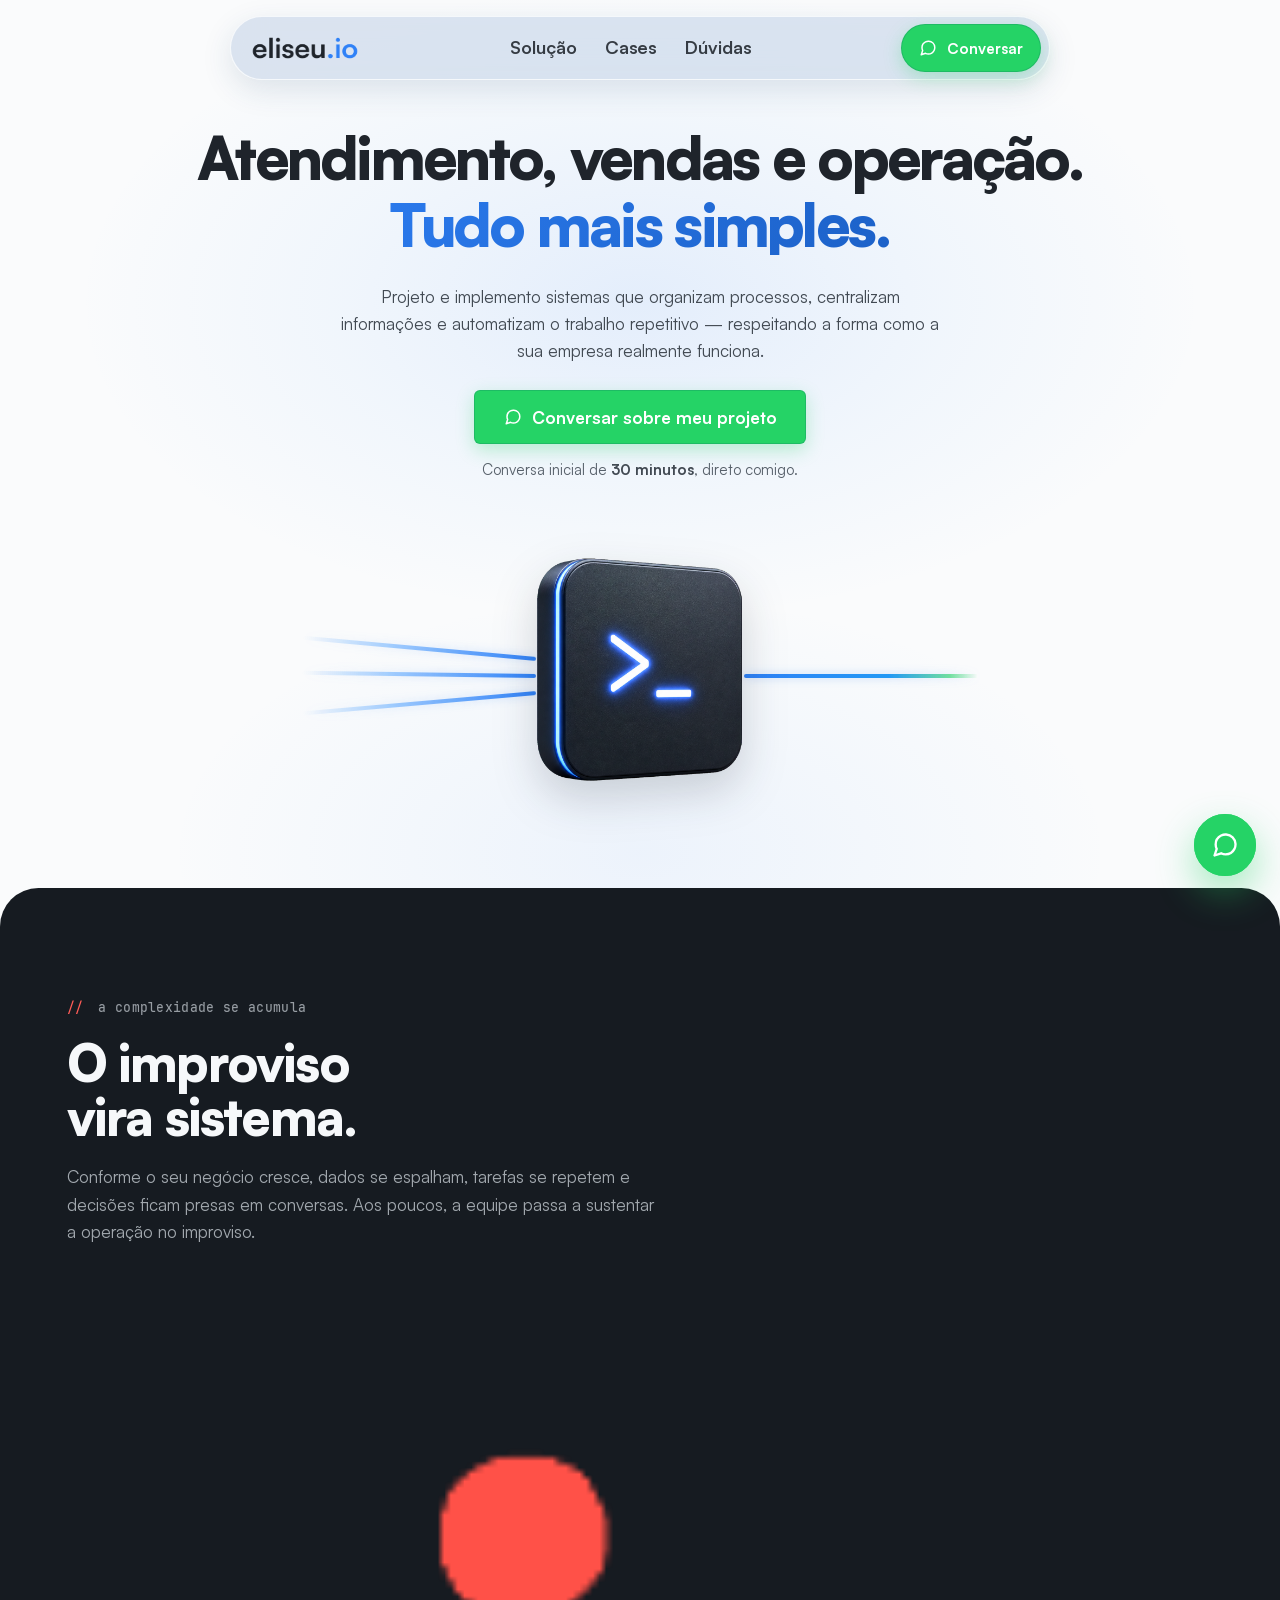
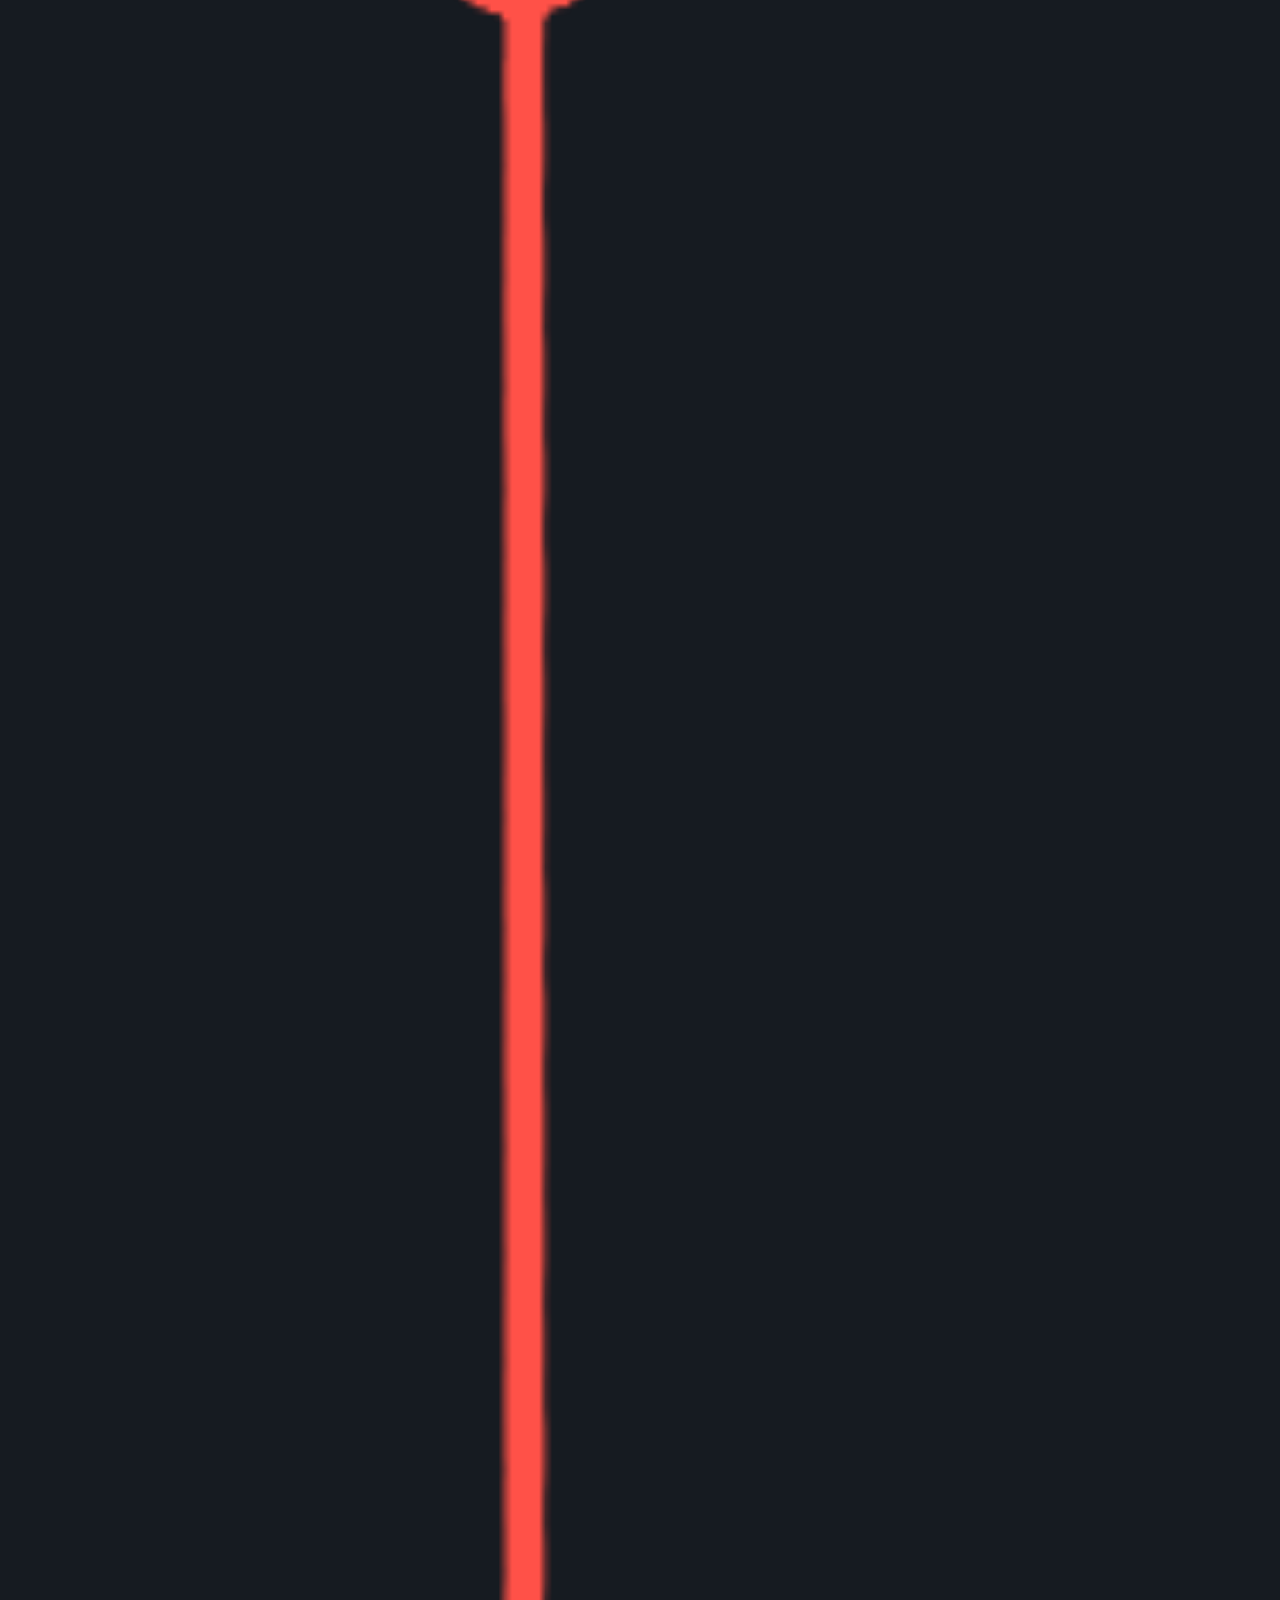
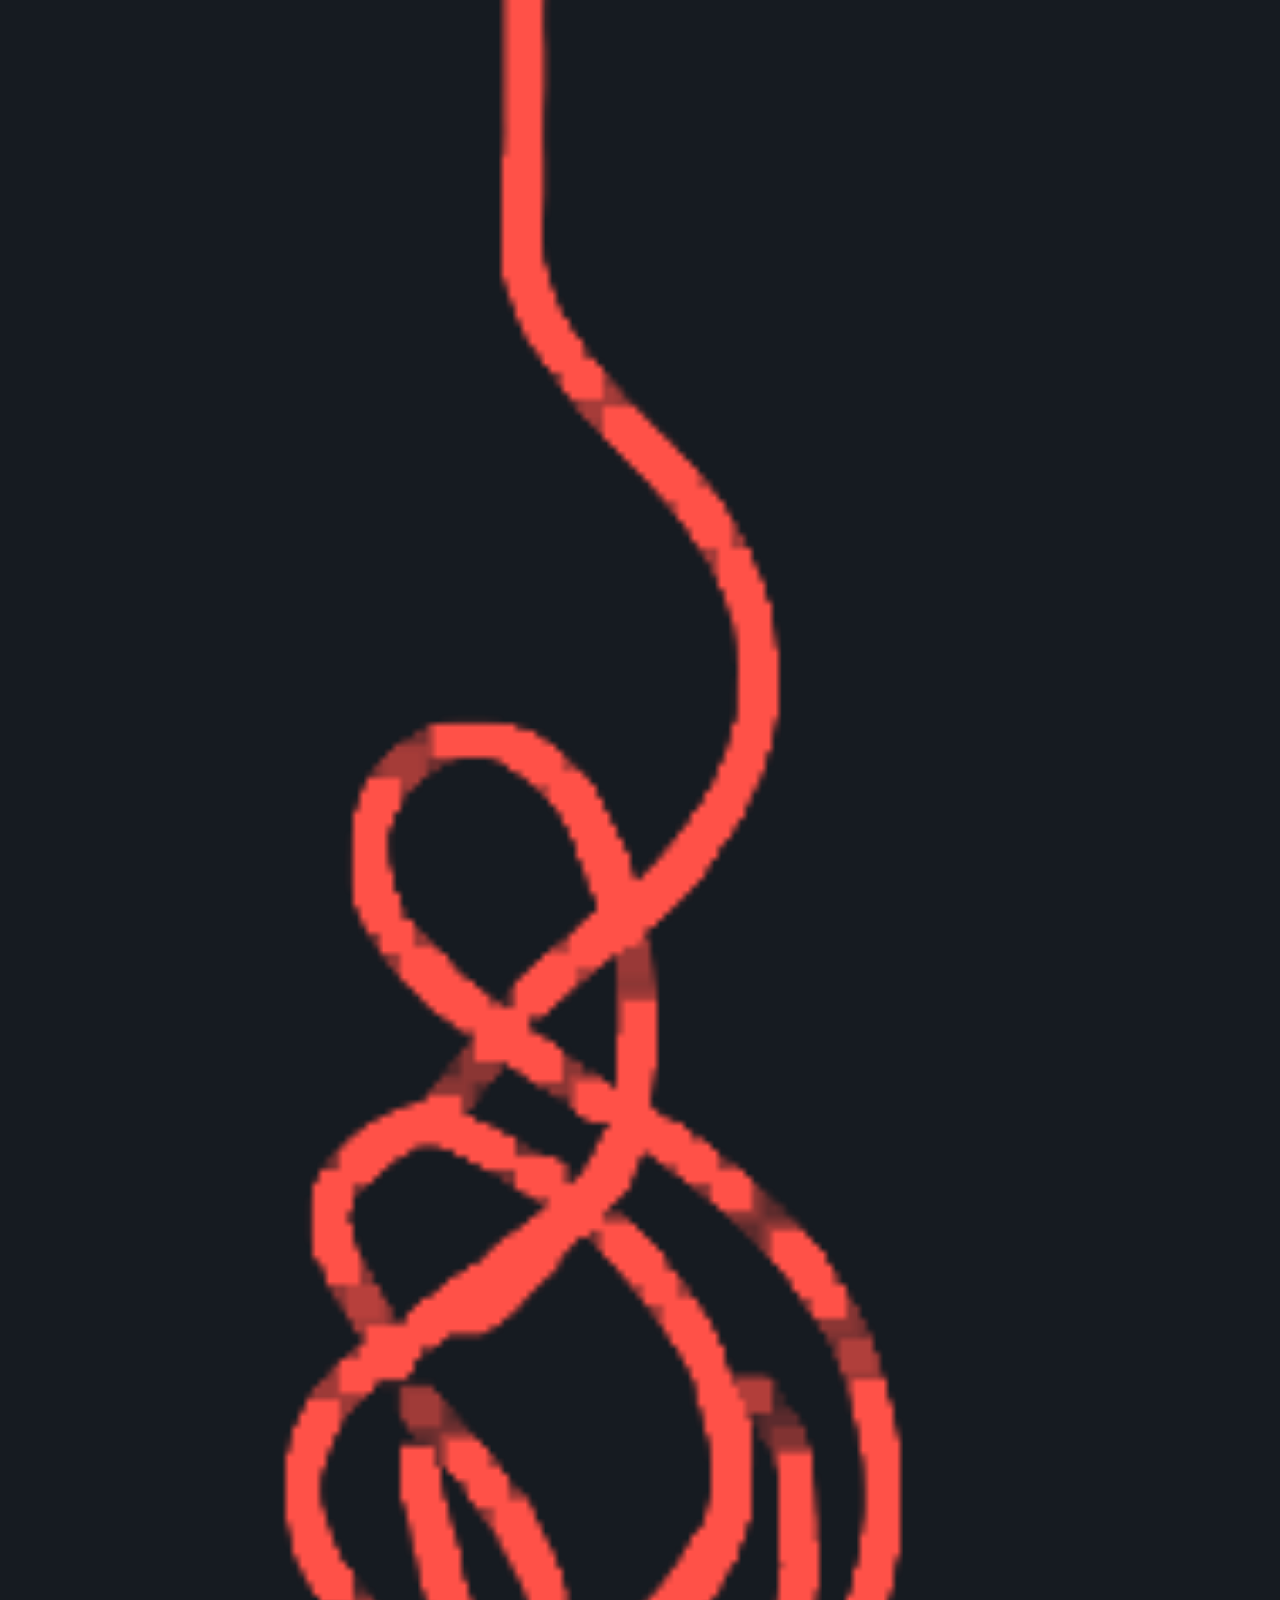
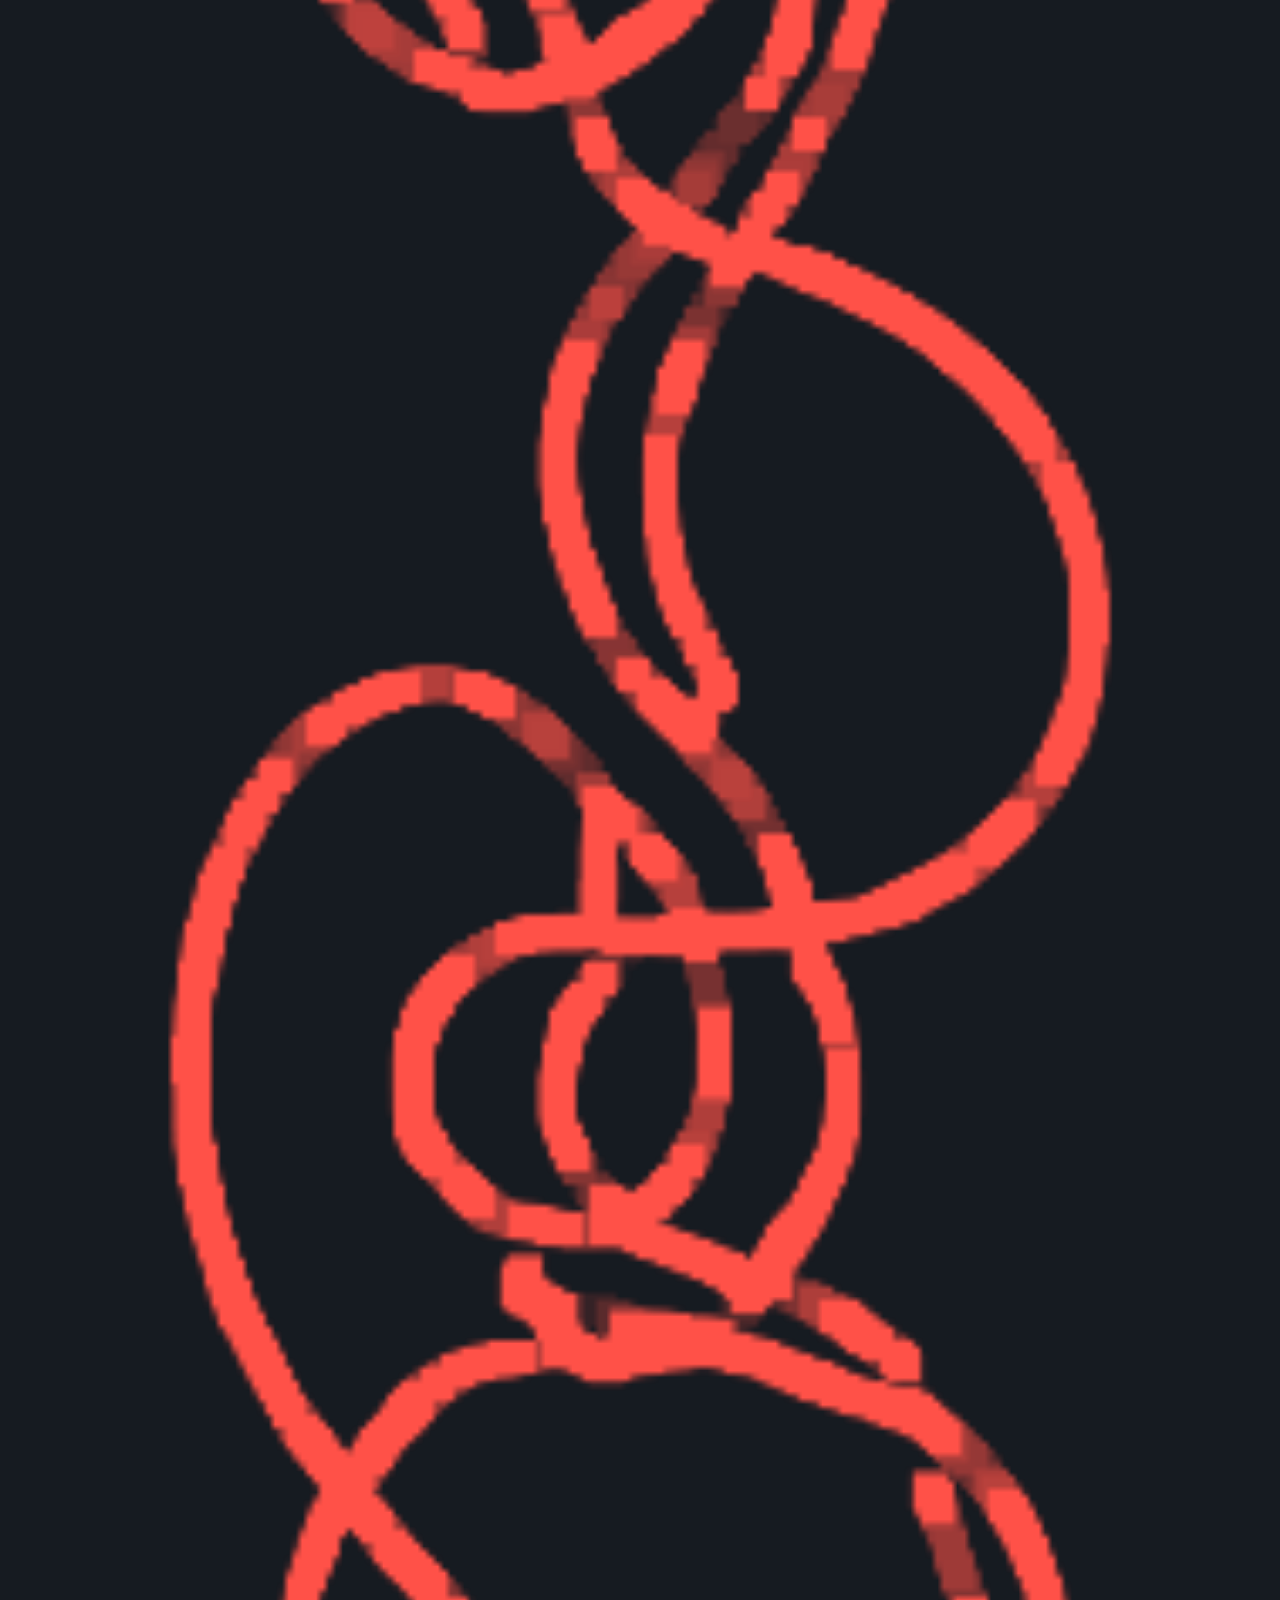
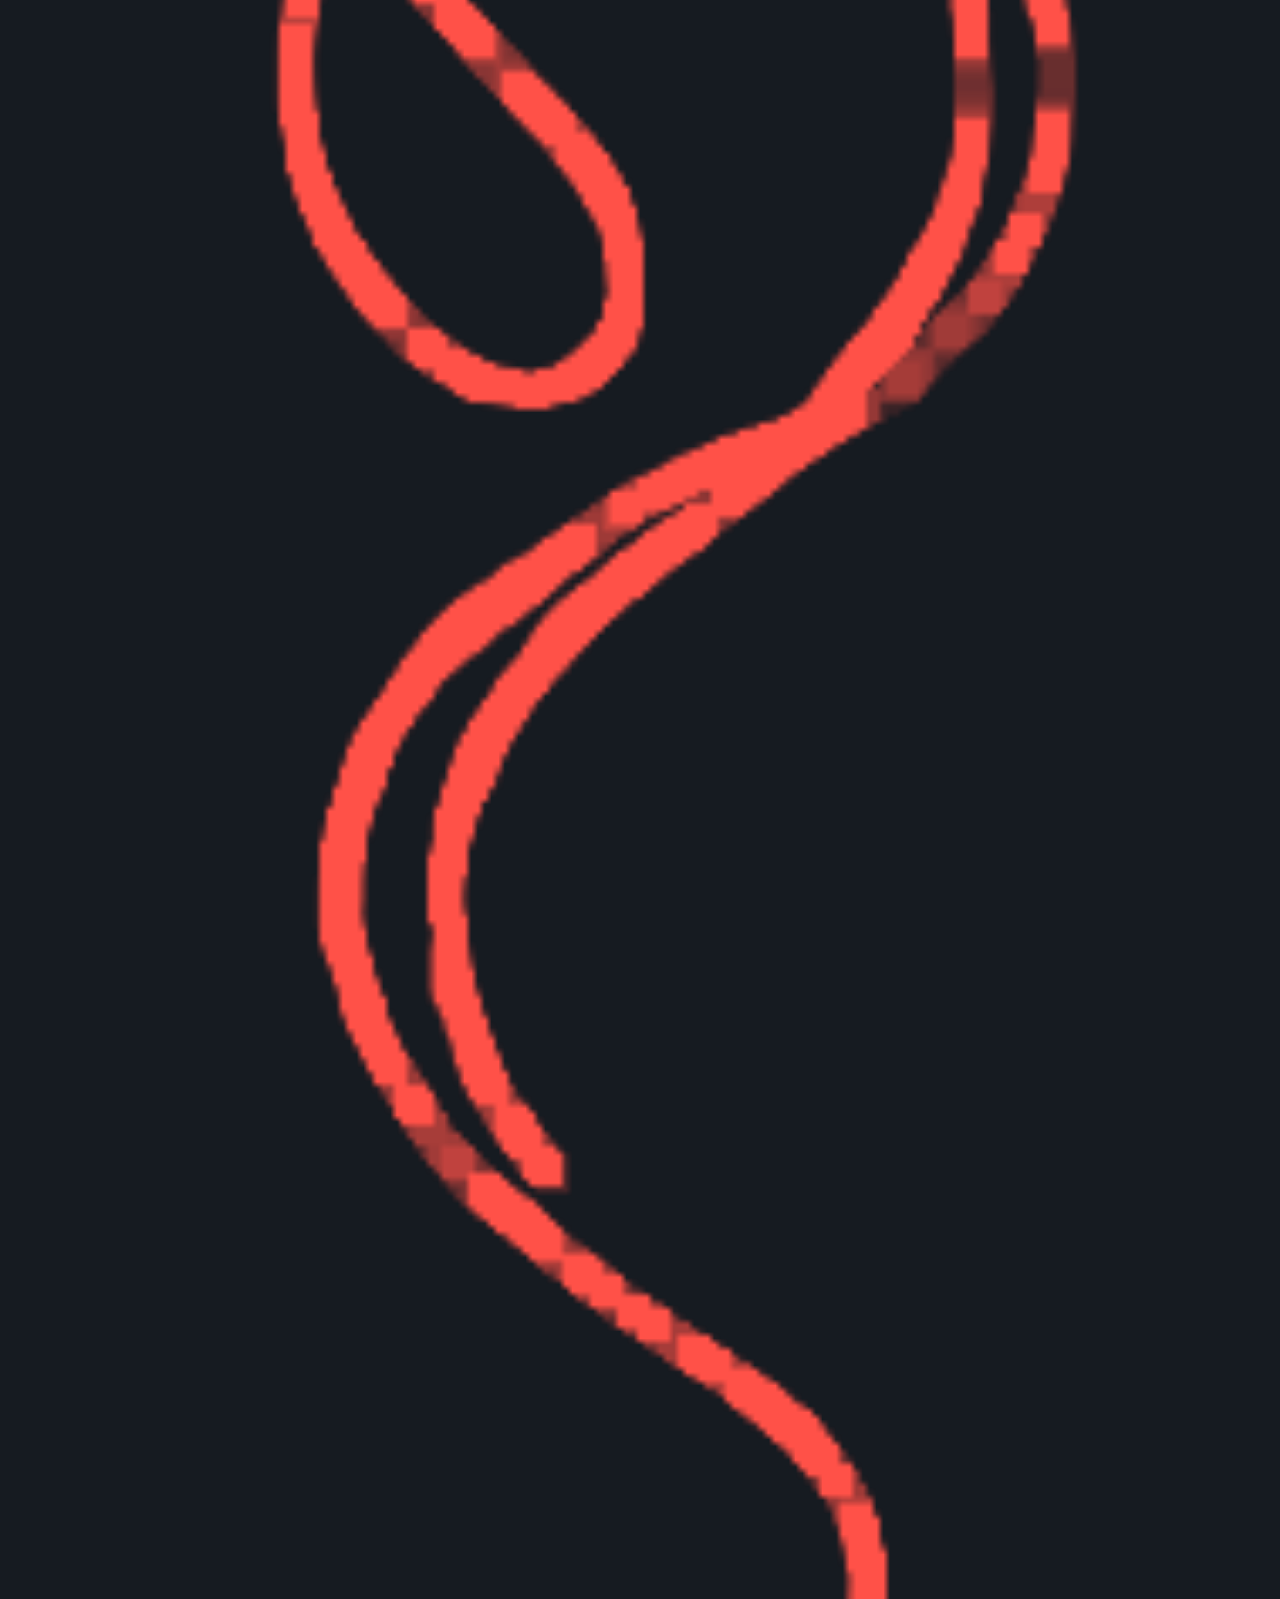
<file: index.html>
<!doctype html>
<html lang="pt-BR">
<head>
  <meta charset="utf-8">
  <meta name="viewport" content="width=device-width, initial-scale=1">
  <title>eliseu.io — Atendimento, vendas e operação mais simples</title>
  <meta name="description" content="CRM, sites e automações para organizar processos e reduzir o improviso.">
  <link rel="canonical" href="https://www.eliseu.io/">

  <meta property="og:type" content="website">
  <meta property="og:locale" content="pt_BR">
  <meta property="og:site_name" content="eliseu.io">
  <meta property="og:url" content="https://www.eliseu.io/">
  <meta property="og:title" content="eliseu.io — Atendimento, vendas e operação mais simples">
  <meta property="og:description" content="CRM, sites e automações para organizar processos e reduzir o improviso.">
  <meta property="og:image" content="https://www.eliseu.io/assets/og-eliseu-seu-negocio-mais-simples.png">
  <meta property="og:image:width" content="1731">
  <meta property="og:image:height" content="909">
  <meta property="og:image:type" content="image/png">
  <meta property="og:image:alt" content="Seu negócio, mais simples. Atendimento, vendas e operação convergem para um sistema digital.">

  <meta name="twitter:card" content="summary_large_image">
  <meta name="twitter:url" content="https://www.eliseu.io/">
  <meta name="twitter:title" content="eliseu.io — Atendimento, vendas e operação mais simples">
  <meta name="twitter:description" content="CRM, sites e automações para organizar processos e reduzir o improviso.">
  <meta name="twitter:image" content="https://www.eliseu.io/assets/og-eliseu-seu-negocio-mais-simples.png">
  <meta name="twitter:image:alt" content="Seu negócio, mais simples. Atendimento, vendas e operação convergem para um sistema digital.">
  <link rel="icon" type="image/png" sizes="512x512" href="assets/favicon-terminal.png">
  <link rel="apple-touch-icon" href="assets/favicon-terminal.png">
  <!-- Google tag (gtag.js) -->
  <script async src="https://www.googletagmanager.com/gtag/js?id=G-JLW2Q6Q3R5"></script>
  <script>
    window.dataLayer = window.dataLayer || [];
    function gtag(){dataLayer.push(arguments);}
    gtag('js', new Date());

    gtag('config', 'G-JLW2Q6Q3R5');
  </script>
  <script type="text/javascript">
    (function(c,l,a,r,i,t,y){
      c[a]=c[a]||function(){(c[a].q=c[a].q||[]).push(arguments)};
      t=l.createElement(r);t.async=1;t.src="https://www.clarity.ms/tag/"+i;
      y=l.getElementsByTagName(r)[0];y.parentNode.insertBefore(t,y);
    })(window, document, "clarity", "script", "x92ymctnva");
  </script>
  <link rel="stylesheet" href="styles.css?v=20260825-solution-connector-desktop-only">
</head>
<body>

<header class="site-header" id="siteHeader">
  <div class="container nav-shell">
    <div class="nav-main">
      <a class="brand" href="#top" aria-label="eliseu.io — início">
        <img src="assets/logo-eliseu.png" alt="eliseu.io">
      </a>
      <nav class="nav-links" aria-label="Navegação principal">
        <a href="#solucao">Solução</a>
        <a href="#cases">Cases</a>
        <a href="#duvidas">Dúvidas</a>
      </nav>
      <a class="btn btn-wa nav-cta" href="https://wa.me/5511916192015" target="_blank" rel="noopener">
        <svg viewBox="0 0 24 24" aria-hidden="true"><path d="M21 11.5a8.38 8.38 0 0 1-.9 3.8 8.5 8.5 0 0 1-7.6 4.7 8.38 8.38 0 0 1-3.8-.9L3 21l1.9-5.7a8.38 8.38 0 0 1-.9-3.8 8.5 8.5 0 0 1 4.7-7.6 8.38 8.38 0 0 1 3.8-.9h.5a8.48 8.48 0 0 1 8 8v.5z" /></svg>
        <span class="label">Conversar</span>
      </a>
    </div>
    <button class="menu-toggle" id="menuToggle" type="button" aria-label="Abrir menu" aria-controls="mobileMenu" aria-expanded="false">
      <img src="assets/icon-menu.svg" alt="" aria-hidden="true">
    </button>
  </div>
</header>

<div class="mobile-menu-layer" id="mobileMenu" aria-hidden="true">
  <div class="mobile-menu-backdrop" aria-hidden="true" data-menu-close></div>
  <div class="mobile-menu-panel" role="dialog" aria-modal="true" aria-label="Menu de navegação" tabindex="-1">
    <nav aria-label="Atalhos de seção">
      <a href="#solucao">Solução</a>
      <a href="#cases">Cases</a>
      <a href="#duvidas">Dúvidas</a>
    </nav>
  </div>
</div>

<main id="top">

  <!-- HERO -->
  <section class="hero">
    <div class="container hero-inner">
      <div class="hero-copy">
        <h1 data-reveal>Atendimento, vendas e operação. <span class="grad">Tudo mais simples.</span></h1>

        <p class="hero-lead" data-reveal data-delay="1">
          Projeto e implemento sistemas que organizam processos, centralizam informações e automatizam o trabalho repetitivo — respeitando a forma como a sua empresa realmente funciona.
        </p>
        <div class="hero-actions" data-reveal data-delay="2">
          <a class="btn btn-wa" href="https://wa.me/5511916192015" target="_blank" rel="noopener">
            <svg viewBox="0 0 24 24" aria-hidden="true"><path d="M21 11.5a8.38 8.38 0 0 1-.9 3.8 8.5 8.5 0 0 1-7.6 4.7 8.38 8.38 0 0 1-3.8-.9L3 21l1.9-5.7a8.38 8.38 0 0 1-.9-3.8 8.5 8.5 0 0 1 4.7-7.6 8.38 8.38 0 0 1 3.8-.9h.5a8.48 8.48 0 0 1 8 8v.5z" /></svg>
            Conversar sobre meu projeto
          </a>
        </div>
        <p class="hero-assurance" data-reveal data-delay="3">
          Conversa inicial de <strong>30 minutos</strong>, direto comigo.
        </p>

        <div class="hero-visual" data-reveal data-delay="4" aria-label="Três fluxos digitais simplificados em um">
          <div class="hero-flow" aria-hidden="true">
            <span class="signal-path signal-path--in signal-path--top"></span>
            <span class="signal-path signal-path--in signal-path--middle"></span>
            <span class="signal-path signal-path--in signal-path--bottom"></span>

            <span class="terminal-core">
              <img src="assets/hero-terminal-core.png" alt="">
            </span>

            <span class="signal-path signal-path--out">
              <i></i>
            </span>
          </div>
        </div>
      </div>
    </div>
  </section>

  <!-- PROBLEMA -->
  <section class="section problem-section" id="problema">
    <div class="container problem-container">
      <header class="problem-copy">
        <p class="eyebrow" data-reveal><span aria-hidden="true">//</span> a complexidade se acumula</p>
        <h2 data-reveal data-delay="1">O improviso<br>vira sistema.</h2>
        <p class="problem-lead" data-reveal data-delay="2">
          Conforme o seu negócio cresce, dados se espalham, tarefas se repetem e decisões ficam presas em conversas. Aos poucos, a equipe passa a sustentar a operação no improviso.
        </p>
      </header>

      <figure class="problem-flow" data-reveal data-delay="2">
        <picture class="problem-line" aria-hidden="true">
          <source media="(max-width: 640px)" srcset="assets/problem-tension-line-vertical-mobile.png">
          <img src="assets/problem-tension-line.png" alt="">
        </picture>
        <figcaption class="problem-labels" aria-label="Como a complexidade se acumula na operação">
          <span>Dados espalhados</span>
          <span>Processo manual</span>
          <span>Contexto perdido</span>
          <span>Cliente esperando</span>
        </figcaption>
      </figure>

      <blockquote class="problem-quote" data-reveal data-delay="3">
        <span aria-hidden="true">—</span>
        <p>Quando tudo depende de alguém lembrar do próximo passo, a operação fica mais difícil do que deveria.</p>
      </blockquote>
    </div>
  </section>

  <!-- SOLUÇÕES -->
  <section class="section solution-section" id="solucao">
    <div class="container solution-layout">
      <header class="solution-intro" data-reveal>
        <p class="eyebrow">// o que muda na operação</p>
        <h2>Agora existe um caminho.</h2>
        <p class="solution-intro-copy">Informações chegam ao lugar certo, próximos passos ficam claros e tarefas repetitivas deixam de depender da memória e do trabalho manual.</p>
      </header>

      <svg class="solution-connector" id="solutionConnector" aria-hidden="true" focusable="false" preserveAspectRatio="none">
        <defs>
          <linearGradient id="solutionConnectorFinalGradient" gradientUnits="userSpaceOnUse" x1="0" y1="0" x2="0" y2="1">
            <stop offset="0%" stop-color="#176df1"></stop>
            <stop offset="32%" stop-color="#237ee4"></stop>
            <stop offset="68%" stop-color="#1baab1"></stop>
            <stop offset="100%" stop-color="#1fca6b"></stop>
          </linearGradient>
        </defs>
        <path class="solution-connector-path solution-connector-path--primary" id="solutionConnectorPath" pathLength="1"></path>
        <path class="solution-connector-path solution-connector-path--final" id="solutionConnectorFinalPath" pathLength="1"></path>
        <g class="solution-connector-cuts">
          <line></line>
          <line></line>
          <line></line>
        </g>
        <path class="solution-connector-arrow" id="solutionConnectorArrow"></path>
      </svg>

      <div class="product-stack" aria-label="Produtos Eliseu.io">
        <article class="product-band product-band--sites" data-reveal data-delay="1">
          <div class="product-band-copy">
            <span class="product-icon product-icon--sites" aria-hidden="true"><i data-lucide="monitor"></i></span>
            <h3>Sites</h3>
            <p class="product-kicker">O cliente sabe para onde ir.</p>
            <p>Sites e experiências digitais que explicam, capturam, agendam ou conduzem cada pessoa ao próximo passo.</p>
          </div>
          <div class="product-visual product-visual--sites">
            <div class="site-product-preview" role="img" aria-label="Exemplo de landing page B2B para uma empresa fictícia">
              <div class="site-browser-chrome" aria-hidden="true">
                <span class="site-browser-dots"><i></i><i></i><i></i></span>
                <span class="site-browser-url"><i data-lucide="lock-keyhole"></i> norteops.com.br</span>
                <span class="site-browser-space"></span>
              </div>
              <div class="site-preview-page" aria-hidden="true">
                <div class="site-preview-top">
                  <strong class="site-b2b-brand"><i data-lucide="blocks"></i> NORTE<span>OPS</span></strong>
                  <span>Serviços&nbsp;&nbsp; Soluções&nbsp;&nbsp; Empresa</span>
                  <b>Falar com a equipe</b>
                </div>
                <div class="site-preview-content">
                  <div class="site-preview-message">
                    <small>OPERAÇÃO E TECNOLOGIA</small>
                    <h4>Seu processo,<br><span>mais simples.</span></h4>
                    <p>Projetos digitais para conectar equipe, informação e próximos passos.</p>
                    <span>Conversar sobre o projeto <i data-lucide="arrow-right"></i></span>
                  </div>
                  <div class="site-preview-scope">
                    <strong>Escopo do projeto</strong>
                    <span>Páginas institucionais</span>
                    <span>Captação de contatos</span>
                    <span>Agendamentos integrados</span>
                  </div>
                </div>
              </div>
            </div>
          </div>
        </article>

        <article class="product-band product-band--crm" data-reveal data-delay="2">
          <div class="product-band-copy">
            <img class="product-kommo-mark" src="assets/kommo-mark.png" alt="Kommo">
            <h3>CRM com Kommo</h3>
            <p class="product-kicker">A equipe sabe o que fazer.</p>
            <p>Conversas, leads e oportunidades organizados com contexto, responsável e próximo passo claros.</p>
          </div>
          <div class="product-visual product-visual--crm">
            <div class="crm-product-preview" aria-label="Exemplo de funil comercial no Kommo">
              <div class="crm-stage">
                <span class="crm-stage-line crm-stage-line--blue"></span>
                <strong>Novo lead</strong>
                <div class="crm-lead"><b>Juliana Martins</b><span>Acme Digital</span><small>JM</small></div>
              </div>
              <div class="crm-stage">
                <span class="crm-stage-line crm-stage-line--violet"></span>
                <strong>Qualificação</strong>
                <div class="crm-lead"><b>Thiago Costa</b><span>Nova Indústria</span><small>TC</small></div>
              </div>
              <div class="crm-stage">
                <span class="crm-stage-line crm-stage-line--green"></span>
                <strong>Proposta</strong>
                <div class="crm-lead"><b>Felipe Andrade</b><span>Green Solutions</span><small>FA</small></div>
              </div>
            </div>
          </div>
        </article>

        <article class="product-band product-band--automation" data-reveal data-delay="3">
          <div class="product-band-copy">
            <span class="product-icon product-icon--automation" aria-hidden="true"><i data-lucide="sparkles"></i></span>
            <h3>Automação &amp; IA</h3>
            <p class="product-kicker">O processo continua andando.</p>
            <p>Fluxos e agentes movem informações, executam tarefas e conectam etapas que não precisam continuar manuais.</p>
          </div>
          <div class="product-visual product-visual--automation">
            <div class="automation-product-preview" aria-label="Exemplo de automação conectada">
              <div class="automation-node"><i data-lucide="message-square" aria-hidden="true"></i><span>mensagem</span></div>
              <i class="automation-arrow" data-lucide="arrow-right" aria-hidden="true"></i>
              <div class="automation-node automation-node--ai"><i data-lucide="bot" aria-hidden="true"></i><span>agente de IA</span></div>
              <i class="automation-arrow" data-lucide="arrow-right" aria-hidden="true"></i>
              <div class="automation-node automation-node--calendar"><i data-lucide="calendar-check" aria-hidden="true"></i><span>agenda</span></div>
              <i class="automation-arrow" data-lucide="arrow-right" aria-hidden="true"></i>
              <div class="automation-node automation-node--done"><i data-lucide="circle-check-big" aria-hidden="true"></i><span>concluído</span></div>
            </div>
          </div>
        </article>
      </div>

      <div class="solution-intro-action solution-end" data-reveal>
        <a class="btn solution-cta" href="https://wa.me/5511916192015" target="_blank" rel="noopener">
          Simplificar minha operação <span aria-hidden="true">↗</span>
        </a>
      </div>
    </div>
  </section>

  <!-- PROCESSO -->
  <section class="section process-section" id="processo">
    <div class="container process-container">
      <header class="process-intro">
        <p class="eyebrow" data-reveal>// como o projeto acontece</p>
        <h2 data-reveal data-delay="1">Clareza antes do código.</h2>
        <p class="process-lead" data-reveal data-delay="2">
          O projeto avança em marcos. Em cada um, você sabe o que foi decidido, o que vem agora e o que precisa aprovar.
        </p>
      </header>

      <div class="process-board" data-reveal data-delay="2">
        <div class="process-grid" role="list" aria-label="Etapas do projeto">
          <article class="process-step" role="listitem">
            <span class="process-number">01</span>
            <span class="process-icon" aria-hidden="true"><i data-lucide="search"></i></span>
            <h3>Entender o que trava</h3>
            <p>Mapeio a operação, as pessoas, os dados e as restrições reais do negócio.</p>
          </article>

          <article class="process-step" role="listitem">
            <span class="process-number">02</span>
            <span class="process-icon" aria-hidden="true"><i data-lucide="pen-tool"></i></span>
            <h3>Desenhar o caminho</h3>
            <p>Transformo o problema em um sistema viável, com escopo, investimento e critérios de sucesso.</p>
          </article>

          <article class="process-step" role="listitem">
            <span class="process-number">03</span>
            <span class="process-icon" aria-hidden="true"><i data-lucide="rocket"></i></span>
            <h3>Colocar para funcionar</h3>
            <p>Construo, integro e testo com sua equipe até a solução entrar na rotina.</p>
          </article>
        </div>

        <div class="process-assurance">
          <div class="process-assurance-item">
            <span class="process-assurance-icon process-assurance-icon--next" aria-hidden="true"><i data-lucide="arrow-right"></i></span>
            <p>A próxima etapa só começa <strong>quando a anterior está clara.</strong></p>
          </div>
          <span class="process-assurance-divider" aria-hidden="true"></span>
          <div class="process-assurance-item">
            <span class="process-assurance-icon process-assurance-icon--guarantee" aria-hidden="true"><i data-lucide="check"></i></span>
            <p><strong>30 dias de garantia técnica</strong> após a entrada em produção.</p>
          </div>
        </div>
      </div>
    </div>
  </section>

  <!-- CASES -->
  <section class="section cases-section" id="cases">
    <div class="container">
      <div class="cases-intro">
        <p class="eyebrow" data-reveal>// projetos em produção</p>
        <h2 data-reveal data-delay="1">Negócios diferentes.<br>Sistemas mais simples.</h2>
        <p data-reveal data-delay="2">Projetos reais, construídos para simplificar operações reais.</p>
      </div>

      <div class="case-shell" data-reveal>
        <div class="case-stage" id="caseStage">
          <div class="case-primary" id="caseCard"></div>

          <div class="case-navigation" aria-label="Navegação entre cases">
            <div class="case-chips" id="caseChips" aria-label="Selecionar case"></div>
            <div class="case-controls">
              <span id="caseCounter" aria-live="polite">1 / 3</span>
              <button class="icon-btn" id="prevCase" type="button" aria-label="Case anterior">
                <svg viewBox="0 0 24 24" aria-hidden="true"><path d="M15 18 9 12l6-6" /></svg>
              </button>
              <button class="icon-btn" id="nextCase" type="button" aria-label="Próximo case">
                <svg viewBox="0 0 24 24" aria-hidden="true"><path d="m9 18 6-6-6-6" /></svg>
              </button>
            </div>
          </div>

          <div class="case-architecture" id="caseArchitecture" aria-live="polite"></div>
        </div>

        <a class="btn btn-wa case-main-cta" href="https://wa.me/5511916192015" target="_blank" rel="noopener">
          <svg viewBox="0 0 24 24" aria-hidden="true"><path d="M21 11.5a8.38 8.38 0 0 1-.9 3.8 8.5 8.5 0 0 1-7.6 4.7 8.38 8.38 0 0 1-3.8-.9L3 21l1.9-5.7a8.38 8.38 0 0 1-.9-3.8 8.5 8.5 0 0 1 4.7-7.6 8.38 8.38 0 0 1 3.8-.9h.5a8.48 8.48 0 0 1 8 8v.5z" /></svg>
          Quero um sistema assim
        </a>
      </div>
    </div>
  </section>

  <!-- SOBRE -->
  <section class="section about-section" id="sobre">
    <div class="container about-container">
      <article class="about-card">
        <span class="about-code-mark" aria-hidden="true">&lt;/&gt;</span>

        <div class="about-profile" data-reveal>
          <div class="about-avatar">
            <img src="assets/eliseu-foto-alternativa.png" alt="Retrato de Eliseu Mendes">
          </div>
          <h3>Eliseu Mendes</h3>
          <p>Engenheiro de Software</p>
          <span class="about-profile-line" aria-hidden="true"></span>
        </div>

        <div class="about-story" data-reveal data-delay="1">
          <h2>Direto comigo,<br>do início ao fim.</h2>
          <div class="about-story-copy">
            <p>Minha base vem da engenharia de software, mas o trabalho começa antes da tecnologia: entender como a empresa funciona, onde o processo se complica e o que precisa mudar.</p>
            <p>Atuo entre negócio, automação, UX e desenvolvimento. Assim cuido do diagnóstico à implementação, sem fragmentar o projeto entre diferentes fornecedores.</p>
          </div>
        </div>

        <div class="about-proof" data-reveal data-delay="2" aria-label="Formação e credenciais">
          <div class="about-proof-item">
            <span class="about-proof-logo about-proof-logo--kommo" aria-hidden="true">
              <img src="assets/kommo-mark.png" alt="">
            </span>
            <div>
              <h3>Parceiro oficial Kommo</h3>
              <p>CRM, atendimento e automação em uma base sólida quando essa é a solução certa para o projeto.</p>
            </div>
          </div>

          <div class="about-proof-item">
            <span class="about-proof-logo">
              <img src="assets/badge-fiap.png" alt="FIAP">
            </span>
            <div>
              <h3>Engenharia de Software · FIAP</h3>
              <p>Formação sólida e prática contínua para entregar soluções de qualidade.</p>
            </div>
          </div>

          <blockquote class="about-proof-item about-quote">
            <span class="about-quote-mark" aria-hidden="true">“</span>
            <div>
              <p>“A simplicidade é o último grau de sofisticação.”</p>
              <cite>— Leonardo da Vinci</cite>
            </div>
          </blockquote>
        </div>
      </article>
    </div>
  </section>

  <!-- DÚVIDAS -->
  <section class="section faq-section" id="duvidas">
    <div class="container faq-layout">
      <div class="faq-intro">
        <h2 data-reveal>Dúvidas comuns</h2>
      </div>

      <div class="faq-list" data-reveal data-delay="1">
        <details>
          <summary>
            <span class="faq-question"><span class="faq-number">01</span>Para quem esse trabalho faz sentido?</span>
            <svg viewBox="0 0 24 24" aria-hidden="true"><path d="m6 9 6 6 6-6" /></svg>
          </summary>
          <div class="faq-answer-shell">
            <div class="faq-answer">
              <p>Para empresas de serviço que já possuem clientes e processos em funcionamento, mas acumulam retrabalho, informações dispersas, etapas manuais ou uma experiência digital abaixo do que o negócio precisa.</p>
              <p>É especialmente adequado para quem valoriza clareza, qualidade e uma solução adaptada ao próprio contexto. Não é uma oferta de tráfego, marketing ou “crescimento com IA”, nem a venda isolada de uma ferramenta.</p>
            </div>
          </div>
        </details>
        <details>
          <summary>
            <span class="faq-question"><span class="faq-number">02</span>Você implementa apenas CRM?</span>
            <svg viewBox="0 0 24 24" aria-hidden="true"><path d="m6 9 6 6 6-6" /></svg>
          </summary>
          <div class="faq-answer-shell">
            <div class="faq-answer">
              <p>Não. Trabalho com três frentes: CRM, Sites e Automação &amp; IA. Um projeto pode se concentrar em uma delas ou combinar as três, conforme o problema.</p>
            </div>
          </div>
        </details>
        <details>
          <summary>
            <span class="faq-question"><span class="faq-number">03</span>Preciso saber quais ferramentas quero usar?</span>
            <svg viewBox="0 0 24 24" aria-hidden="true"><path d="m6 9 6 6 6-6" /></svg>
          </summary>
          <div class="faq-answer-shell">
            <div class="faq-answer">
              <p>Não. Você apresenta o problema e o funcionamento atual da empresa. Definir a solução mais simples para esse contexto faz parte do meu trabalho.</p>
            </div>
          </div>
        </details>
        <details>
          <summary>
            <span class="faq-question"><span class="faq-number">04</span>Você também desenvolve sites?</span>
            <svg viewBox="0 0 24 24" aria-hidden="true"><path d="m6 9 6 6 6-6" /></svg>
          </summary>
          <div class="faq-answer-shell">
            <div class="faq-answer">
              <p>Sim, quando o site tem uma função real na jornada do cliente, como captar, qualificar, agendar, cobrar ou enviar informações ao restante do sistema.</p>
            </div>
          </div>
        </details>
        <details>
          <summary>
            <span class="faq-question"><span class="faq-number">05</span>Como são definidos prazo e investimento?</span>
            <svg viewBox="0 0 24 24" aria-hidden="true"><path d="m6 9 6 6 6-6" /></svg>
          </summary>
          <div class="faq-answer-shell">
            <div class="faq-answer">
              <p>Projetos são orçados pela solução, não por uma lista de horas. Depois do diagnóstico, você recebe uma proposta com escopo, etapas, responsabilidades, prazo e investimento definidos.</p>
            </div>
          </div>
        </details>
        <details>
          <summary>
            <span class="faq-question"><span class="faq-number">06</span>O que acontece depois da entrada em produção?</span>
            <svg viewBox="0 0 24 24" aria-hidden="true"><path d="m6 9 6 6 6-6" /></svg>
          </summary>
          <div class="faq-answer-shell">
            <div class="faq-answer">
              <p>Começa a estabilização incluída nos 30 dias de garantia técnica. Nesse período, corrijo defeitos que façam a solução divergir do escopo e dos critérios de aceite aprovados.</p>
              <p>A garantia não cobre novas funcionalidades, mudanças de fluxo ou preferência, falhas de terceiros, uso inadequado ou intervenções externas. Depois dos 30 dias, manutenção e melhorias são contratadas conforme a necessidade.</p>
            </div>
          </div>
        </details>
      </div>
    </div>
  </section>

  <!-- CTA FINAL -->
  <section class="section final-cta" id="contato">
    <div class="container cta-inner">
      <p class="eyebrow" data-reveal>// próxima etapa</p>
      <h2 data-reveal data-delay="1">Seu negócio pode funcionar de um jeito mais simples.</h2>
      <p data-reveal data-delay="2">
        Em uma conversa inicial, você me mostra onde o trabalho se complica. Eu avalio o que pode ser simplificado e digo com franqueza se existe um projeto viável.
      </p>
      <div class="cta-actions" data-reveal data-delay="3">
        <a class="btn btn-wa btn-lg" href="https://wa.me/5511916192015" target="_blank" rel="noopener">
          <svg viewBox="0 0 24 24" aria-hidden="true"><path d="M21 11.5a8.38 8.38 0 0 1-.9 3.8 8.5 8.5 0 0 1-7.6 4.7 8.38 8.38 0 0 1-3.8-.9L3 21l1.9-5.7a8.38 8.38 0 0 1-.9-3.8 8.5 8.5 0 0 1 4.7-7.6 8.38 8.38 0 0 1 3.8-.9h.5a8.48 8.48 0 0 1 8 8v.5z" /></svg>
          Conversar sobre meu projeto
        </a>
      </div>
      <p class="cta-sign" data-reveal data-delay="4">30 minutos para entender o problema e decidir se existe projeto.</p>
    </div>
  </section>

</main>

<footer class="footer">
  <div class="container footer-grid">
    <div class="footer-brand">
      <img src="assets/logo-eliseu-reversed.png" alt="eliseu.io">
      <p>Sistemas digitais para simplificar operações.</p>
      <span class="footer-status"><span class="status-dot"></span> disponível para novos projetos</span>
    </div>
    <div class="footer-col">
      <span class="lbl">// contato</span>
      <div class="footer-links">
        <a href="https://wa.me/5511916192015" target="_blank" rel="noopener">
          <svg viewBox="0 0 24 24" aria-hidden="true"><path d="M21 11.5a8.38 8.38 0 0 1-.9 3.8 8.5 8.5 0 0 1-7.6 4.7 8.38 8.38 0 0 1-3.8-.9L3 21l1.9-5.7a8.38 8.38 0 0 1-.9-3.8 8.5 8.5 0 0 1 4.7-7.6 8.38 8.38 0 0 1 3.8-.9h.5a8.48 8.48 0 0 1 8 8v.5z" /></svg>
          WhatsApp
        </a>
        <a href="mailto:eliseumdz.io@gmail.com">
          <svg viewBox="0 0 24 24" aria-hidden="true"><rect x="2" y="4" width="20" height="16" rx="2" /><path d="m22 7-10 5L2 7" /></svg>
          eliseumdz.io@gmail.com
        </a>
        <a href="https://www.linkedin.com/in/eliseu-mendes" target="_blank" rel="noopener">
          <svg viewBox="0 0 24 24" aria-hidden="true"><path d="M16 8a6 6 0 0 1 6 6v7h-4v-7a2 2 0 0 0-4 0v7h-4v-7a6 6 0 0 1 6-6Z" /><path d="M2 9h4v12H2z" /><circle cx="4" cy="4" r="1" /></svg>
          in/eliseu-mendes
        </a>
      </div>
    </div>
  </div>
</footer>

<a class="floating-whatsapp" href="https://wa.me/5511916192015" target="_blank" rel="noopener" aria-label="Falar comigo no WhatsApp">
  <svg viewBox="0 0 24 24" aria-hidden="true"><path d="M21 11.5a8.38 8.38 0 0 1-.9 3.8 8.5 8.5 0 0 1-7.6 4.7 8.38 8.38 0 0 1-3.8-.9L3 21l1.9-5.7a8.38 8.38 0 0 1-.9-3.8 8.5 8.5 0 0 1 4.7-7.6 8.38 8.38 0 0 1 3.8-.9h.5a8.48 8.48 0 0 1 8 8v.5z" /></svg>
</a>

<script src="assets/vendor/lucide.min.js?v=20260808"></script>
<script src="script.js?v=20260825-solution-connector-arrow-gradient"></script>
</body>
</html>
</file>
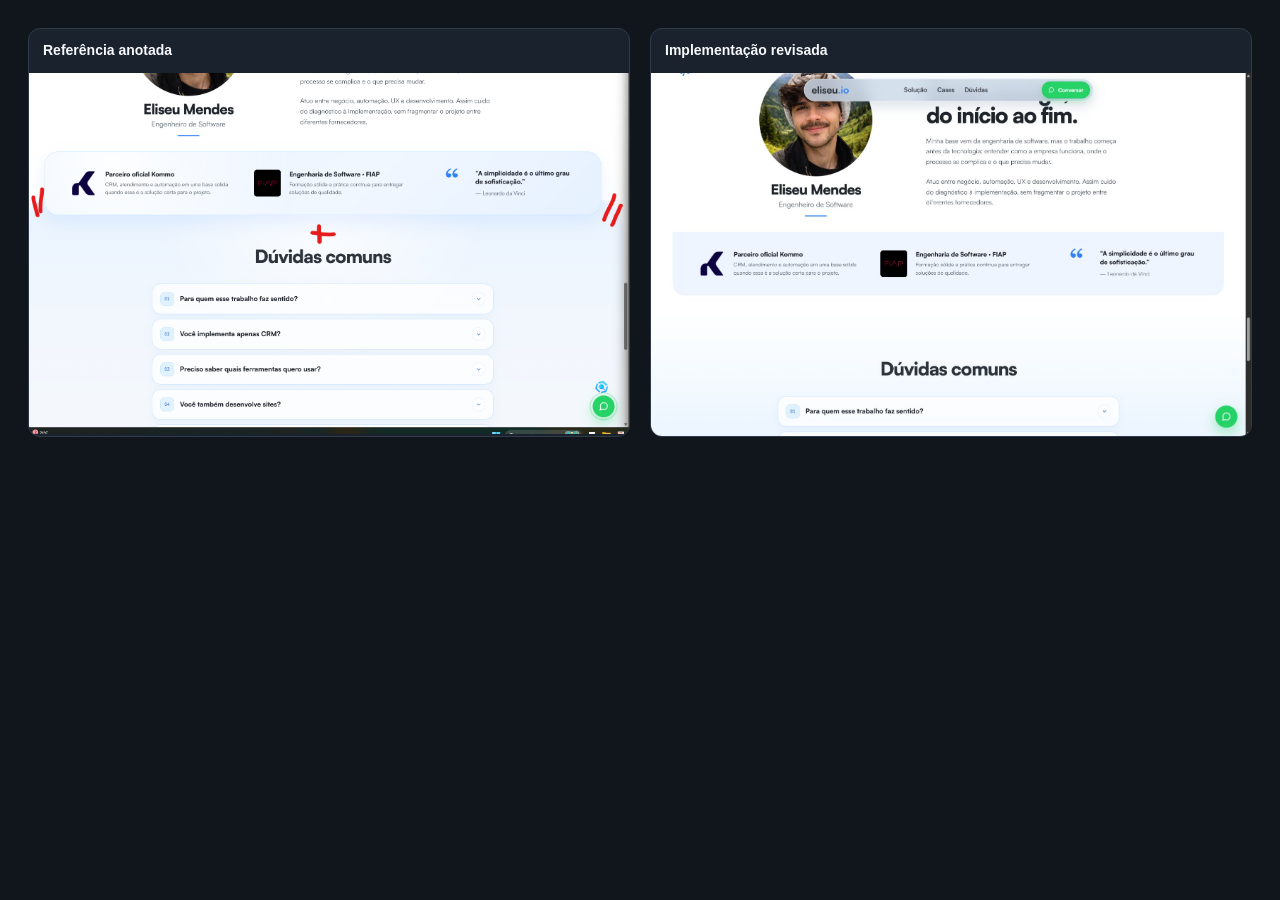
<file: qa/about-faq-continuity/comparison-revision.html>
<!doctype html>
<html lang="pt-BR">
<head>
  <meta charset="utf-8">
  <meta name="viewport" content="width=device-width, initial-scale=1">
  <title>Comparação — revisão da transição</title>
  <style>
    * { box-sizing: border-box; }
    body {
      margin: 0;
      padding: 28px;
      background: #11161d;
      color: #f7f9fc;
      font: 700 14px/1.4 Arial, sans-serif;
    }
    main {
      display: grid;
      grid-template-columns: repeat(2, minmax(0, 1fr));
      gap: 20px;
      max-width: 1700px;
      margin: 0 auto;
    }
    figure {
      margin: 0;
      overflow: hidden;
      border: 1px solid #303a48;
      border-radius: 12px;
      background: #1a222d;
    }
    figcaption { padding: 12px 14px; }
    img {
      display: block;
      width: 100%;
      height: auto;
      background: #fff;
    }
  </style>
</head>
<body>
  <main>
    <figure>
      <figcaption>Referência anotada</figcaption>
      <img src="reference-revision.png" alt="Referência com anotações">
    </figure>
    <figure>
      <figcaption>Implementação revisada</figcaption>
      <img src="revision-blue-through-end-top.png" alt="Implementação sem curvas externas, com maior espaçamento e azul contínuo">
    </figure>
  </main>
</body>
</html>
</file>
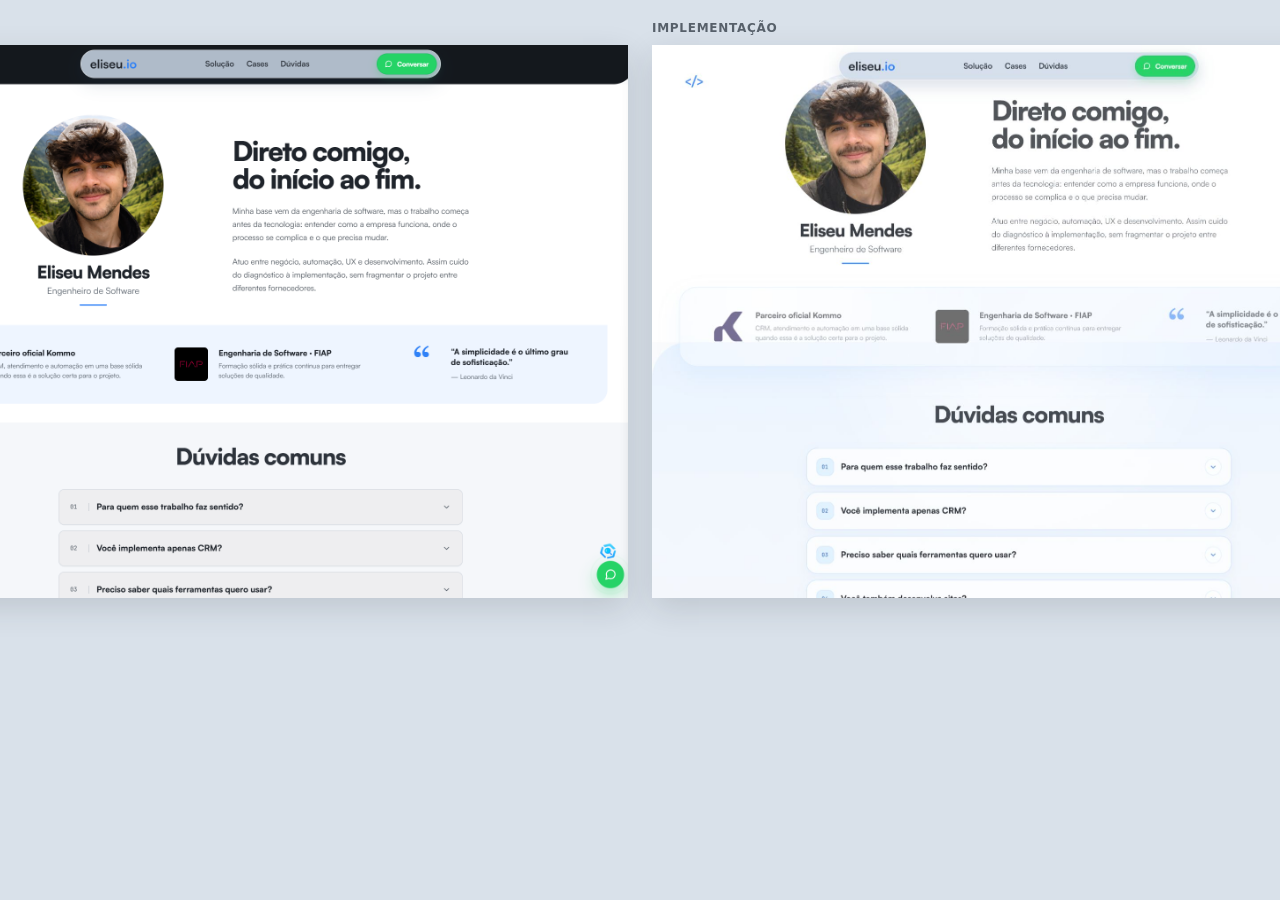
<file: qa/about-faq-continuity/comparison.html>
<!doctype html>
<html lang="pt-BR">
<head>
  <meta charset="utf-8">
  <title>Comparação — continuidade Sobre e FAQ</title>
  <style>
    * { box-sizing: border-box; }
    body {
      margin: 0;
      padding: 20px;
      color: #2d333b;
      background: #d9e1ea;
      font: 700 12px/1.4 system-ui, sans-serif;
    }
    main {
      display: grid;
      grid-template-columns: repeat(2, 740px);
      gap: 24px;
      justify-content: center;
    }
    figure { margin: 0; }
    figcaption {
      margin-bottom: 8px;
      color: #57606a;
      letter-spacing: 0.06em;
      text-transform: uppercase;
    }
    .frame {
      width: 740px;
      height: 553px;
      overflow: hidden;
      background: #fff;
      box-shadow: 0 10px 30px rgba(31, 36, 43, 0.14);
    }
    img {
      display: block;
      width: 740px;
      height: auto;
    }
  </style>
</head>
<body>
  <main>
    <figure>
      <figcaption>Referência</figcaption>
      <div class="frame">
        <img src="reference.png" alt="Referência para a continuidade entre Sobre mim e FAQ">
      </div>
    </figure>
    <figure>
      <figcaption>Implementação</figcaption>
      <div class="frame">
        <img src="implementation-closed.png" alt="Implementação final da continuidade entre Sobre mim e FAQ">
      </div>
    </figure>
  </main>
</body>
</html>
</file>
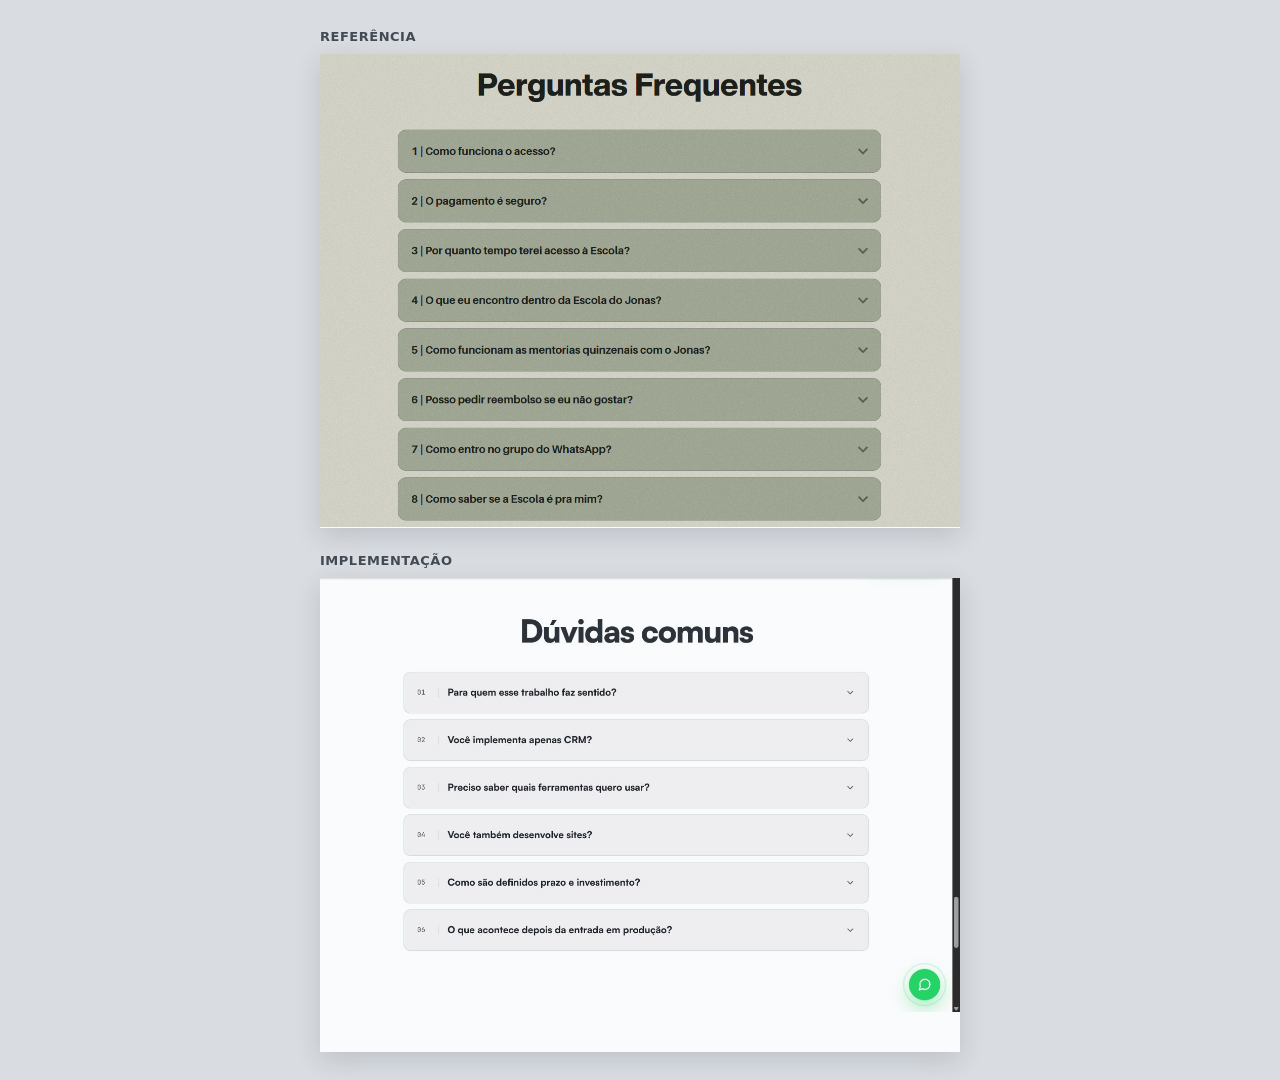
<file: qa/faq/comparison.html>
<!doctype html>
<html lang="pt-BR">
<head>
  <meta charset="utf-8">
  <title>FAQ — comparação visual</title>
  <style>
    * { box-sizing: border-box; }
    body {
      margin: 0;
      padding: 28px;
      color: #1f242b;
      background: #d9dde2;
      font: 600 13px/1.4 system-ui, sans-serif;
    }
    main {
      display: grid;
      grid-template-columns: 640px;
      gap: 24px;
      justify-content: center;
    }
    figure { margin: 0; }
    figcaption {
      margin-bottom: 8px;
      color: #424a53;
      letter-spacing: 0.04em;
      text-transform: uppercase;
    }
    .frame {
      position: relative;
      width: 640px;
      height: 474px;
      overflow: hidden;
      background: #fafbfc;
      box-shadow: 0 8px 24px rgba(27, 31, 36, 0.14);
    }
    .frame img {
      position: absolute;
      left: 0;
      display: block;
      width: 640px;
      height: auto;
    }
    .reference img { top: 0; }
    .implementation img { top: -34.5px; }
  </style>
</head>
<body>
  <main>
    <figure>
      <figcaption>Referência</figcaption>
      <div class="frame reference">
        <img src="reference.png" alt="Referência visual da seção de perguntas frequentes">
      </div>
    </figure>
    <figure>
      <figcaption>Implementação</figcaption>
      <div class="frame implementation">
        <img src="implementation-desktop.png" alt="Implementação da seção Dúvidas comuns">
      </div>
    </figure>
  </main>
</body>
</html>
</file>
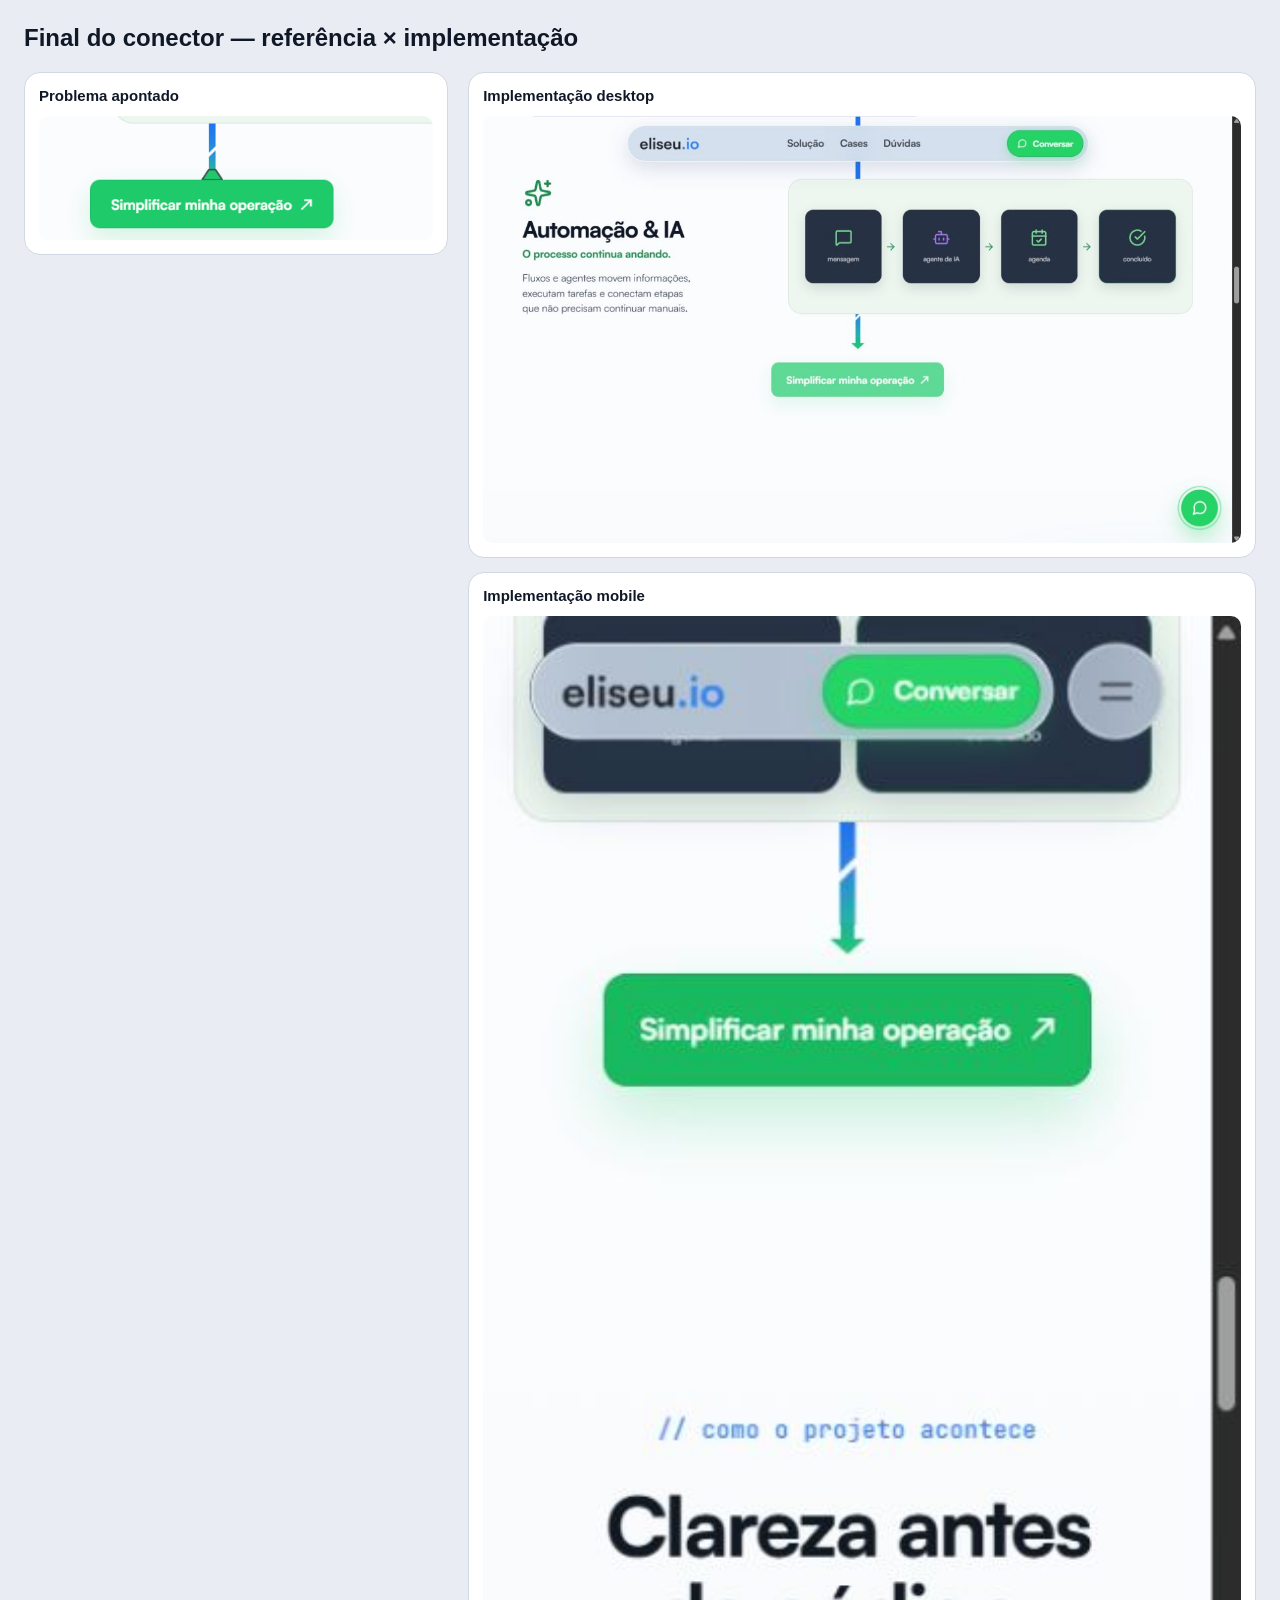
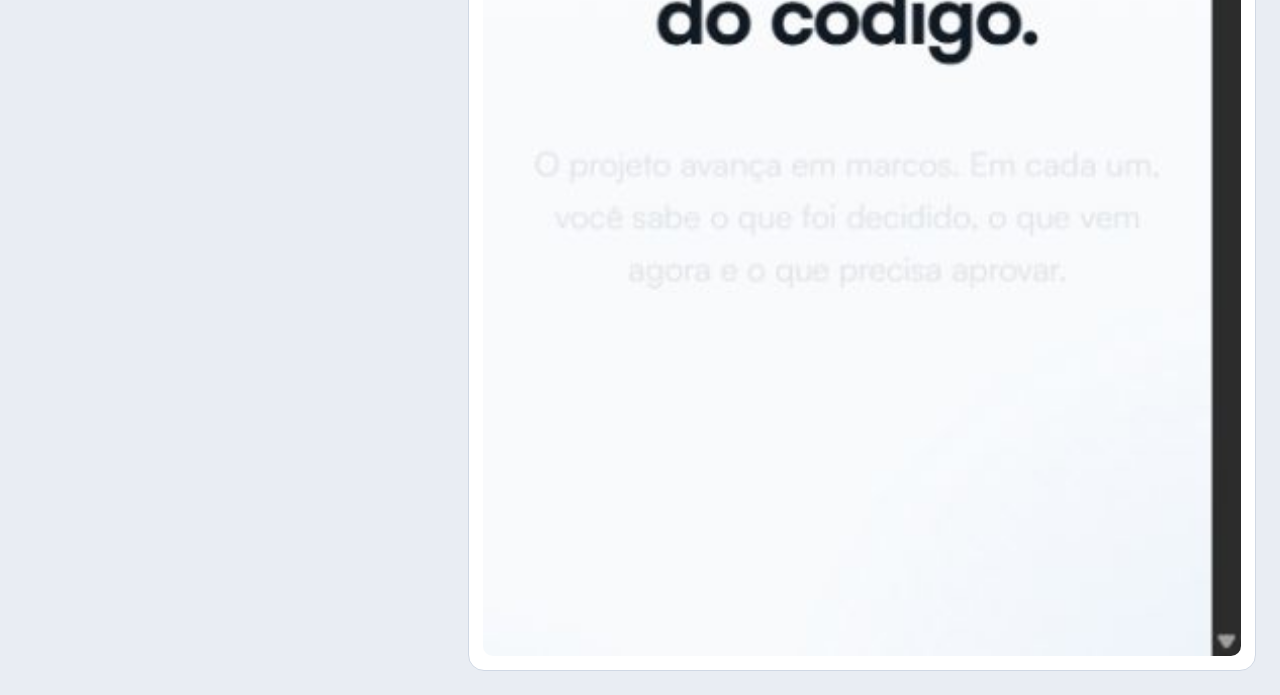
<file: qa/solution-connector/design-qa-arrow-comparison.html>
<!doctype html>
<html lang="pt-BR">
<head>
  <meta charset="utf-8">
  <meta name="viewport" content="width=device-width, initial-scale=1">
  <title>Comparação — seta do conector</title>
  <style>
    * { box-sizing: border-box; }
    body { margin: 0; padding: 24px; background: #e9edf3; color: #101828; font-family: Arial, sans-serif; }
    h1 { margin: 0 0 20px; font-size: 24px; }
    .comparison { display: grid; grid-template-columns: minmax(320px, 0.7fr) minmax(0, 1.3fr); gap: 20px; align-items: start; }
    .panel { padding: 14px; border: 1px solid #d0d8e4; border-radius: 16px; background: #fff; }
    .panel h2 { margin: 0 0 12px; font-size: 15px; }
    .panel img { display: block; width: 100%; height: auto; border-radius: 10px; }
    .reference img { image-rendering: auto; }
    .implementation { display: grid; gap: 14px; }
  </style>
</head>
<body>
  <h1>Final do conector — referência × implementação</h1>
  <main class="comparison">
    <section class="panel reference">
      <h2>Problema apontado</h2>
      <img src="reference-arrow-feedback.png" alt="Triângulo anterior encostado no CTA">
    </section>
    <section class="implementation">
      <div class="panel">
        <h2>Implementação desktop</h2>
        <img src="implemented-arrow-cta-desktop.png" alt="Seta e degradê no desktop">
      </div>
      <div class="panel">
        <h2>Implementação mobile</h2>
        <img src="implemented-arrow-cta-mobile.png" alt="Seta e degradê no mobile">
      </div>
    </section>
  </main>
</body>
</html>
</file>
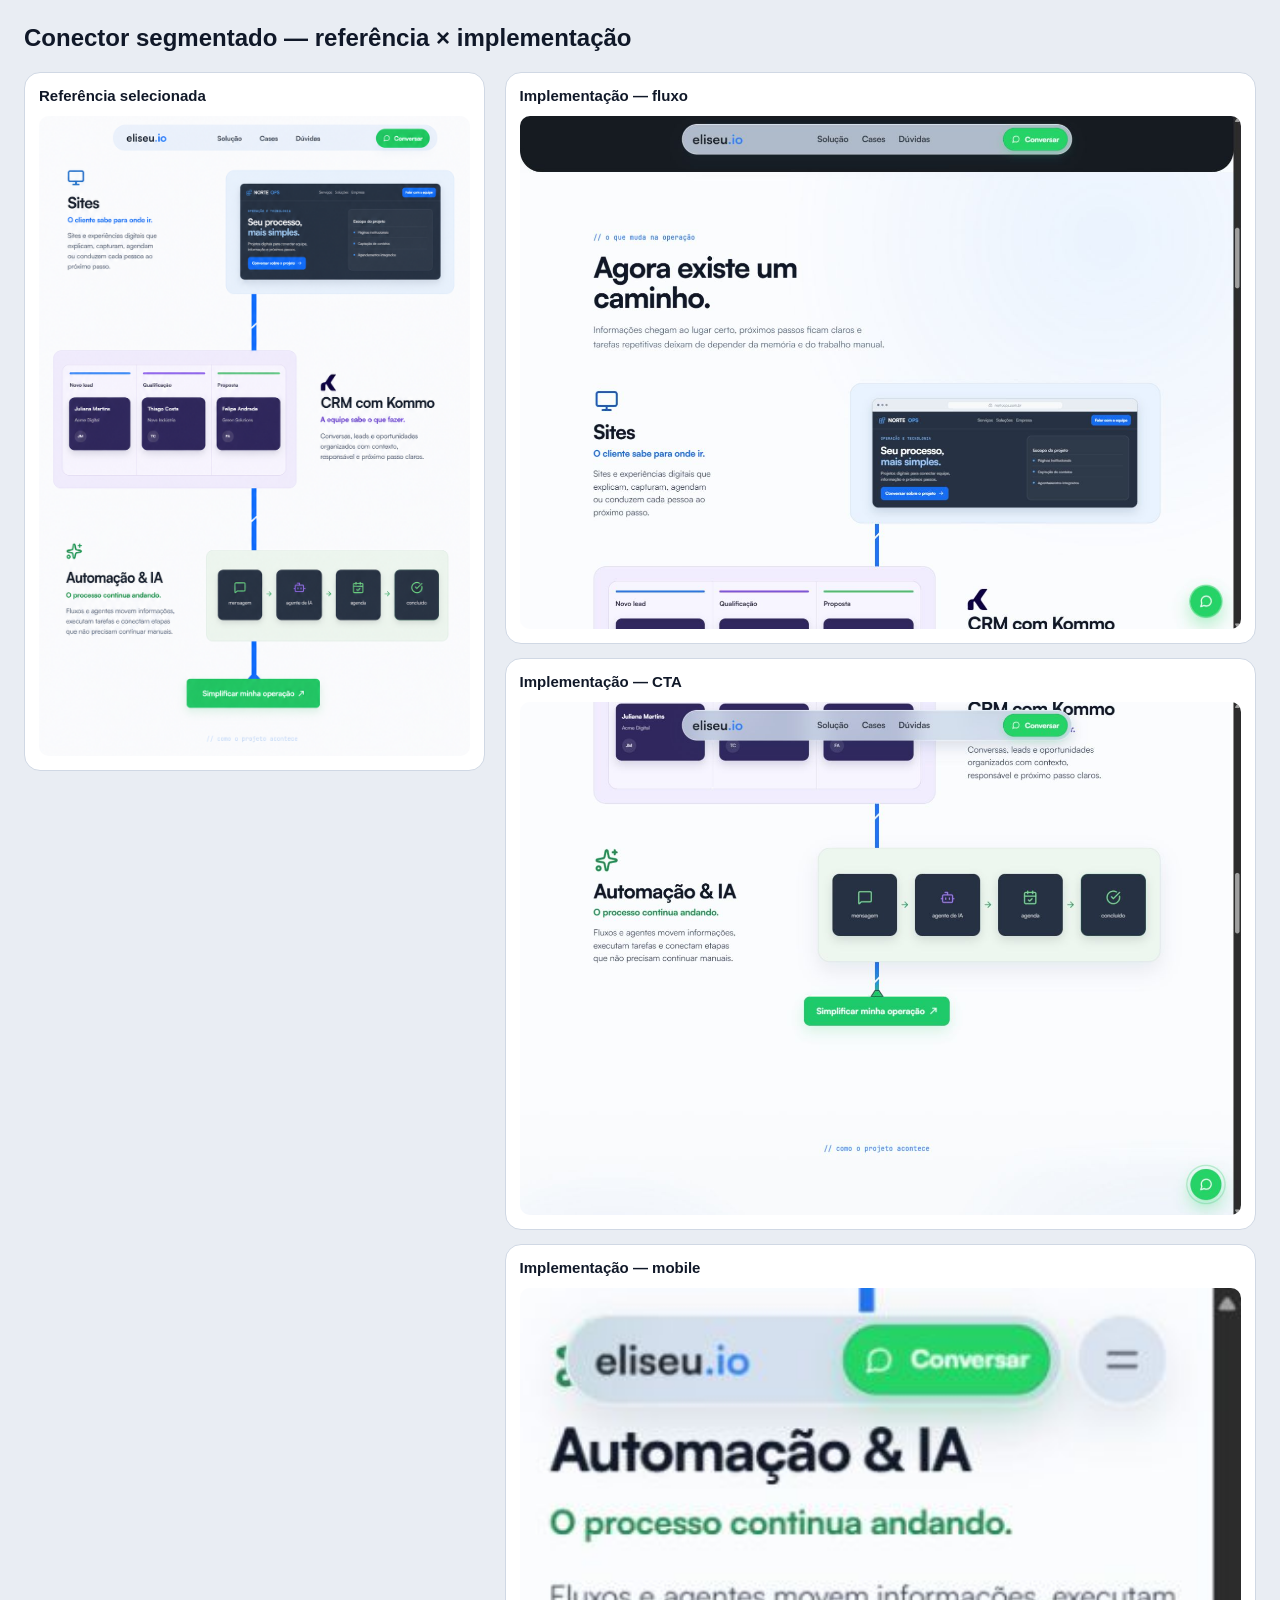
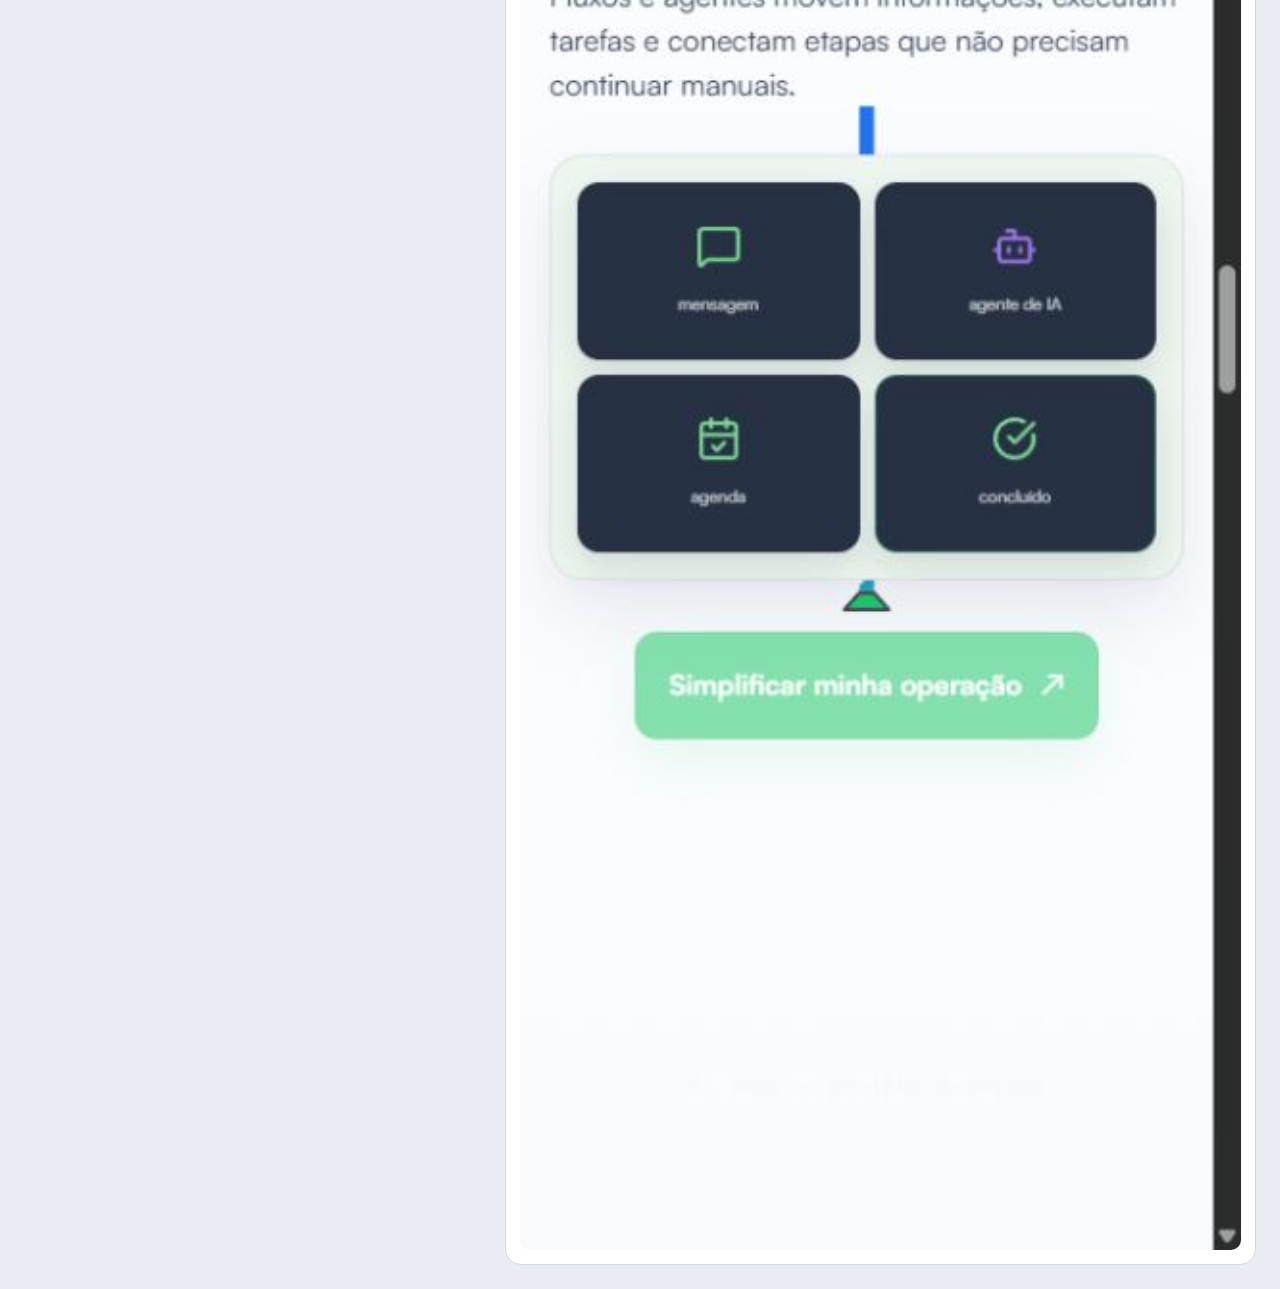
<file: qa/solution-connector/design-qa-comparison.html>
<!doctype html>
<html lang="pt-BR">
<head>
  <meta charset="utf-8">
  <meta name="viewport" content="width=device-width, initial-scale=1">
  <title>Comparação — conector da solução</title>
  <style>
    * { box-sizing: border-box; }
    body { margin: 0; padding: 24px; background: #e9edf3; color: #101828; font-family: Arial, sans-serif; }
    h1 { margin: 0 0 20px; font-size: 24px; }
    .comparison { display: grid; grid-template-columns: minmax(0, 0.76fr) minmax(0, 1.24fr); gap: 20px; align-items: start; }
    .panel { padding: 14px; border: 1px solid #d0d8e4; border-radius: 16px; background: #fff; }
    .panel h2 { margin: 0 0 12px; font-size: 15px; }
    .panel img { display: block; width: 100%; height: auto; border-radius: 10px; }
    .implementation { display: grid; gap: 14px; }
  </style>
</head>
<body>
  <h1>Conector segmentado — referência × implementação</h1>
  <main class="comparison">
    <section class="panel">
      <h2>Referência selecionada</h2>
      <img src="reference-option-3.png" alt="Mock selecionado">
    </section>
    <section class="implementation">
      <div class="panel">
        <h2>Implementação — fluxo</h2>
        <img src="implemented-segmented-flow.png" alt="Implementação do fluxo">
      </div>
      <div class="panel">
        <h2>Implementação — CTA</h2>
        <img src="implemented-segmented-cta.png" alt="Implementação da chegada no CTA">
      </div>
      <div class="panel">
        <h2>Implementação — mobile</h2>
        <img src="implemented-segmented-mobile-cta.png" alt="Implementação mobile">
      </div>
    </section>
  </main>
</body>
</html>
</file>
<file: styles.css>
/* ============================================================
   eliseu.io — Landing v2
   Developer-grade · GitHub flavor · cool gray, decisive blue
   ============================================================ */

@font-face {
  font-family: "Satoshi";
  src: url("assets/fonts/Satoshi-Variable.woff2") format("woff2");
  font-weight: 300 900;
  font-style: normal;
  font-display: swap;
}
@font-face {
  font-family: "JetBrains Mono";
  src: url("assets/fonts/JetBrainsMono-Regular.woff2") format("woff2");
  font-weight: 400;
  font-style: normal;
  font-display: swap;
}
@font-face {
  font-family: "JetBrains Mono";
  src: url("assets/fonts/JetBrainsMono-Medium.woff2") format("woff2");
  font-weight: 500;
  font-style: normal;
  font-display: swap;
}

:root {
  --paper-0: #ffffff;
  --paper-50: #fafbfc;
  --paper-100: #f4f5f7;
  --paper-200: #eeeef0;
  --paper-300: #e4e7eb;
  --paper-400: #d0d7de;
  --paper-500: #b9c0c9;
  --ink-900: #16191f;
  --ink-800: #1f242b;
  --ink-700: #2d333b;
  --ink-600: #424a53;
  --ink-500: #57606a;
  --ink-400: #6e7781;
  --blue-50: #ddf0ff;
  --blue-100: #c2e0ff;
  --blue-400: #58a6ff;
  --blue-500: #2f81f7;
  --blue-600: #1f6fe0;
  --blue-700: #1759bc;
  --green-50: #dafbe1;
  --green-100: #aceebb;
  --green-500: #3fb950;
  --green-900: #166b2e;

  /* WhatsApp — verde de marca, por pedido do cliente */
  --wa: #25d366;
  --wa-hover: #1eb858;
  --wa-deep: #128c5e;

  --surface-page: var(--paper-50);
  --surface-card: var(--paper-0);
  --surface-alt: var(--paper-200);
  --surface-inverse: #1b2027;
  --surface-terminal: #0f1318;

  --text-strong: var(--ink-800);
  --text-heading: var(--ink-700);
  --text-body: var(--ink-600);
  --text-muted: var(--ink-500);
  --text-subtle: var(--ink-400);
  --text-on-inverse: #e6edf3;

  --accent: var(--blue-500);
  --accent-hover: var(--blue-600);
  --accent-active: var(--blue-700);

  --border-subtle: var(--paper-300);
  --border-default: var(--paper-400);
  --border-strong: var(--paper-500);

  --shadow-xs: 0 1px 0 rgba(27, 31, 36, 0.04);
  --shadow-sm: 0 1px 0 rgba(27, 31, 36, 0.04), 0 1px 3px rgba(27, 31, 36, 0.06);
  --shadow-md: 0 3px 6px rgba(27, 31, 36, 0.08), 0 1px 2px rgba(27, 31, 36, 0.06);
  --shadow-lg: 0 8px 24px rgba(27, 31, 36, 0.12), 0 2px 6px rgba(27, 31, 36, 0.06);
  --shadow-xl: 0 16px 40px rgba(27, 31, 36, 0.16), 0 4px 12px rgba(27, 31, 36, 0.08);

  --font-sans: "Satoshi", "Satoshi Variable", -apple-system, BlinkMacSystemFont, "Segoe UI", sans-serif;
  --font-mono: "JetBrains Mono", ui-monospace, SFMono-Regular, Menlo, Consolas, monospace;

  --radius-sm: 6px;
  --radius-md: 10px;
  --radius-lg: 14px;
  --radius-xl: 18px;
  --radius-pill: 999px;

  /* Escala editorial compartilhada entre todas as seções */
  --type-display: clamp(3.25rem, 4.7vw, 4.25rem);
  --type-section-title: clamp(2.75rem, 4vw, 3.625rem);
  --type-section-lead: clamp(1.0625rem, 1.25vw, 1.1875rem);
  --type-eyebrow: 0.8125rem;
  --leading-display: 1.02;
  --leading-heading: 1.05;
  --leading-copy: 1.6;
  --space-title-from-eyebrow: 1rem;
  --space-lead-from-title: 1.25rem;
  --space-section-content: clamp(3rem, 4.5vw, 4rem);
  --space-section-block: clamp(4.5rem, 6vw, 5.5rem);
  --section-y: clamp(6.5rem, 8vw, 7.5rem);
  --container-wide: 1180px;
  --gutter: 24px;
  --ease: cubic-bezier(0.22, 0.68, 0.18, 1);
  --transition: 220ms var(--ease);
}

*, *::before, *::after { box-sizing: border-box; }

html {
  scroll-behavior: smooth;
  -webkit-text-size-adjust: 100%;
}

body {
  margin: 0;
  font-family: var(--font-sans);
  font-size: 17px;
  line-height: 1.65;
  color: var(--text-body);
  background: var(--surface-page);
  text-rendering: optimizeLegibility;
  -webkit-font-smoothing: antialiased;
  overflow-x: hidden;
}
body.modal-open {
  overflow: hidden;
  overscroll-behavior: contain;
}

button, a { font: inherit; }
a { color: var(--blue-600); text-decoration: none; }
img { display: block; max-width: 100%; }

svg {
  width: 18px; height: 18px;
  fill: none; stroke: currentColor;
  stroke-width: 2; stroke-linecap: round; stroke-linejoin: round;
}

h1, h2, h3, p { margin: 0; }
h1, h2, h3 {
  color: var(--text-heading);
  line-height: 1.06;
  letter-spacing: -0.01em;
  text-wrap: balance;
}
p { text-wrap: pretty; }

:focus-visible { outline: 2px solid var(--accent); outline-offset: 3px; }

.container {
  width: 100%;
  max-width: var(--container-wide);
  margin: 0 auto;
  padding: 0 var(--gutter);
}

/* ---------- Eyebrow ---------- */
.eyebrow {
  display: inline-flex;
  align-items: center;
  gap: 7px;
  color: var(--accent);
  font-family: var(--font-mono);
  font-size: 13px;
  font-weight: 500;
  letter-spacing: 0.01em;
}

/* ---------- Buttons ---------- */
.btn {
  position: relative;
  display: inline-flex;
  align-items: center;
  justify-content: center;
  gap: 10px;
  min-height: 46px;
  padding: 12px 18px;
  border: 1px solid var(--border-default);
  border-radius: var(--radius-sm);
  font-weight: 700;
  line-height: 1;
  cursor: pointer;
  overflow: hidden;
  transition: transform var(--transition), background var(--transition),
    border-color var(--transition), box-shadow var(--transition), color var(--transition);
}
.btn svg { width: 18px; height: 18px; }
.btn:hover { transform: translateY(-2px); }

.btn-primary {
  color: #fff;
  background: var(--blue-500);
  border-color: rgba(27, 31, 36, 0.12);
  box-shadow: var(--shadow-sm);
}
.btn-primary:hover { color: #fff; background: var(--blue-600); box-shadow: var(--shadow-md); }

.btn-secondary { color: var(--text-strong); background: var(--surface-card); }
.btn-secondary:hover { background: var(--paper-200); border-color: var(--border-strong); }

/* WhatsApp button — verde de destaque */
.btn-wa {
  color: #fff;
  background: var(--wa);
  border-color: rgba(18, 140, 94, 0.35);
  box-shadow: 0 6px 18px rgba(37, 211, 102, 0.28);
}
.btn-wa::after {
  content: "";
  position: absolute; inset: 0;
  background: linear-gradient(120deg, transparent 30%, rgba(255,255,255,0.28) 50%, transparent 70%);
  transform: translateX(-120%);
  transition: transform 0.7s var(--ease);
}
.btn-wa:hover { color: #fff; background: var(--wa-hover); box-shadow: 0 10px 26px rgba(37, 211, 102, 0.38); }
.btn-wa:hover::after { transform: translateX(120%); }

.btn-lg { min-height: 58px; padding: 16px 30px; font-size: 18px; border-radius: var(--radius-md); }

/* ---------- Header ---------- */
.site-header {
  position: fixed;
  top: 16px;
  right: 0;
  left: 0;
  z-index: 100;
  pointer-events: none;
}

.nav-shell {
  width: min(calc(100% - 48px), 820px);
  min-height: 64px;
  display: flex;
  align-items: center;
  justify-content: space-between;
  gap: 14px;
  padding: 7px 8px 7px 18px;
  border: 1px solid rgba(255, 255, 255, 0.72);
  border-radius: var(--radius-pill);
  background: rgba(205, 218, 234, 0.72);
  box-shadow: 0 10px 30px rgba(34, 68, 105, 0.13);
  -webkit-backdrop-filter: saturate(130%) blur(22px);
  backdrop-filter: saturate(130%) blur(22px);
  pointer-events: auto;
  transform-origin: center top;
  transition: background var(--transition), border-color var(--transition), box-shadow var(--transition), transform var(--transition);
  animation: headerEnter 0.58s var(--ease) backwards;
}
.site-header.scrolled .nav-shell {
  border-color: rgba(255, 255, 255, 0.78);
  background: rgba(205, 218, 234, 0.84);
  box-shadow: 0 12px 36px rgba(34, 68, 105, 0.16);
  transform: scale(0.95);
}
.nav-main { display: contents; }
.brand {
  display: inline-flex;
  align-items: center;
  min-width: max-content;
  padding: 4px 2px;
  border-radius: var(--radius-sm);
}
.brand img { width: 108px; height: auto; }

.status-pill {
  display: inline-flex; align-items: center; gap: 7px;
  padding: 4px 10px;
  border: 1px solid var(--green-100);
  border-radius: var(--radius-pill);
  background: var(--green-50);
  color: var(--green-900);
  font-family: var(--font-mono); font-size: 11px; line-height: 1.3;
}
.status-dot {
  width: 7px; height: 7px; border-radius: 50%;
  background: var(--green-500);
  box-shadow: 0 0 0 4px rgba(63, 185, 80, 0.14);
  animation: pulseStatus 2.2s ease-out infinite;
}

.nav-links { display: flex; align-items: center; gap: 0; }
.nav-links a {
  position: relative;
  padding: 9px 14px;
  border-radius: var(--radius-pill);
  color: rgba(31, 36, 43, 0.88);
  font-size: 18px; font-weight: 650;
  letter-spacing: -0.005em;
  transition: color var(--transition), background var(--transition), transform var(--transition);
}
.nav-links a::after {
  content: ""; position: absolute; left: 14px; right: 14px; bottom: 5px;
  height: 2px; border-radius: 2px; background: var(--blue-400);
  transform: scaleX(0); transform-origin: left; transition: transform var(--transition);
}
.nav-links a:hover {
  color: var(--ink-900);
  background: rgba(255, 255, 255, 0.42);
  transform: translateY(-1px);
}
.nav-links a:hover::after { transform: scaleX(1); }

.nav-cta {
  min-height: 48px;
  padding: 11px 17px;
  border-radius: var(--radius-pill);
  font-size: 15px;
}
/* glow ring para destaque */
.nav-cta::before {
  content: ""; position: absolute; inset: -3px;
  border-radius: inherit; border: 2px solid var(--wa);
  opacity: 0; animation: waRing 2.6s ease-out infinite;
  pointer-events: none;
}

.menu-toggle,
.mobile-menu-layer {
  display: none;
}

main section[id] {
  scroll-margin-top: 112px;
}

/* ---------- Scroll reveal ---------- */
[data-reveal] {
  opacity: 0; transform: translateY(26px);
  transition: opacity 0.7s var(--ease), transform 0.7s var(--ease);
}
[data-reveal].is-visible { opacity: 1; transform: none; }
[data-reveal][data-delay="1"] { transition-delay: 0.08s; }
[data-reveal][data-delay="2"] { transition-delay: 0.16s; }
[data-reveal][data-delay="3"] { transition-delay: 0.24s; }
[data-reveal][data-delay="4"] { transition-delay: 0.32s; }
[data-reveal][data-delay="5"] { transition-delay: 0.40s; }

/* ============================================================
   HERO
   ============================================================ */
.hero {
  position: relative;
  isolation: isolate;
  min-height: auto;
  display: flex;
  align-items: flex-start;
  overflow: hidden;
  background:
    radial-gradient(ellipse 760px 430px at 50% 34%, rgba(47, 129, 247, 0.11) 0%, rgba(88, 166, 255, 0.055) 42%, transparent 74%),
    radial-gradient(ellipse 620px 340px at 50% 96%, rgba(47, 129, 247, 0.065) 0%, rgba(88, 166, 255, 0.03) 48%, transparent 76%),
    var(--surface-page);
}

.hero-inner {
  position: relative;
  z-index: 1;
  padding-top: clamp(122px, 14vh, 148px);
  padding-bottom: clamp(74px, 8vh, 90px);
}
.hero-copy {
  display: flex;
  flex-direction: column;
  align-items: center;
  width: 100%;
  text-align: center;
}

.hero-copy h1 {
  max-width: 22ch;
  margin: 0 auto;
  color: var(--text-strong);
  font-size: clamp(48px, 4.55vw, 70px);
  line-height: 1.02;
  letter-spacing: -0.045em;
  font-weight: 900;
}
.hero-copy h1 .grad {
  display: block;
  margin-top: 6px;
  background: linear-gradient(120deg, var(--blue-500), var(--blue-700));
  -webkit-background-clip: text; background-clip: text;
  -webkit-text-fill-color: transparent; color: transparent;
}
.hero-lead {
  max-width: 50ch;
  margin-top: 28px;
  color: var(--text-body);
  font-size: 19px;
  line-height: 1.5;
}
.hero-actions {
  display: flex;
  align-items: center;
  justify-content: center;
  flex-wrap: wrap;
  gap: 14px;
  margin-top: 26px;
}
.hero-actions .btn {
  min-width: 332px;
  min-height: 54px;
  font-size: 17px;
}
.hero-assurance {
  margin-top: 15px;
  color: var(--text-muted);
  font-size: 15px;
  line-height: 1.5;
}
.hero-assurance strong {
  color: var(--text-body);
  font-weight: 700;
}

/* Hero visual — três sinais entram, um caminho claro sai */
.hero-visual {
  position: relative;
  width: 100%;
  margin-top: 52px;
}
.hero-flow {
  --core-half: 104px;
  position: relative;
  width: min(720px, 100%);
  height: 280px;
  margin: 0 auto;
}
.terminal-core {
  position: absolute;
  top: 50%;
  left: 50%;
  z-index: 3;
  width: 340px;
  transform: translate(-50%, -50%);
  pointer-events: none;
}
.terminal-core img {
  width: 100%;
  filter: drop-shadow(0 18px 22px rgba(15, 25, 42, 0.18));
  animation: terminalBreathe 5.8s ease-in-out infinite;
}
.signal-path {
  position: absolute;
  z-index: 1;
  height: 4px;
  pointer-events: none;
  filter: drop-shadow(0 0 5px rgba(47, 129, 247, 0.28));
}
.signal-path::before,
.signal-path::after {
  content: "";
  position: absolute;
  inset: 0;
  border-radius: 999px;
}
.signal-path::before {
  transform: scaleX(0);
  animation: signalReveal 1.15s var(--ease) forwards;
}
.signal-path::after {
  opacity: 0;
  background:
    linear-gradient(90deg,
      transparent 0%,
      transparent 40%,
      rgba(255,255,255,0.16) 45%,
      rgba(161,213,255,0.95) 50%,
      rgba(255,255,255,0.16) 55%,
      transparent 60%,
      transparent 100%);
  background-size: 280% 100%;
  animation: signalSweep 3.4s linear infinite;
}

.signal-path--in {
  left: 3%;
  right: calc(50% + var(--core-half));
  transform-origin: right center;
}
.signal-path--in::before {
  transform-origin: left center;
  background: linear-gradient(90deg, rgba(88,166,255,0), rgba(88,166,255,0.52) 38%, #2f81f7 100%);
}
.signal-path--top {
  top: 44%;
  transform: rotate(5.2deg);
}
.signal-path--middle {
  top: 50%;
  transform: rotate(0.8deg);
}
.signal-path--bottom {
  top: 56%;
  transform: rotate(-5deg);
}
.signal-path--top::before { animation-delay: 0.18s; }
.signal-path--middle::before { animation-delay: 0.34s; }
.signal-path--bottom::before { animation-delay: 0.5s; }
.signal-path--top::after { animation-delay: 0.2s; }
.signal-path--middle::after { animation-delay: 0.72s; }
.signal-path--bottom::after { animation-delay: 1.24s; }

.signal-path--out {
  top: 50%;
  left: calc(50% + var(--core-half));
  right: 3%;
}
.signal-path--out::before {
  transform-origin: left center;
  background: linear-gradient(90deg, #2f81f7 0%, #2399f5 62%, rgba(37,211,102,0.62) 88%, rgba(37,211,102,0) 100%);
  animation-delay: 1.05s;
}
.signal-path--out::after {
  animation-direction: reverse;
  animation-delay: 1.55s;
}
.signal-path--out i {
  position: absolute;
  top: 50%;
  right: 0;
  z-index: 2;
  width: 7px;
  height: 7px;
  border-radius: 50%;
  background: var(--wa);
  box-shadow: 0 0 0 0 rgba(37, 211, 102, 0.36);
  opacity: 0;
  transform: translate(50%, -50%);
  animation: outputPulse 3.4s 1.55s ease-out infinite;
}

/* ============================================================
   SECTION scaffolding
   ============================================================ */
.section { padding: var(--section-y) 0; position: relative; }
.section-head { max-width: 720px; }
.section-head.narrow { max-width: 660px; }
.section-head.split {
  display: grid;
  grid-template-columns: minmax(0, 1fr) minmax(260px, 0.6fr);
  gap: 44px; align-items: end; max-width: none;
}
.section-head h2 {
  margin-top: 16px; color: var(--text-heading);
  font-size: clamp(34px, 4.4vw, 54px); font-weight: 800;
}
.section-head p { margin-top: 18px; color: var(--text-body); font-size: 19px; line-height: 1.6; }

.problem-section,
.cases-section {
  overflow: hidden;
  border-radius: clamp(24px, 3vw, 48px);
}

.final-cta {
  overflow: hidden;
  border-radius: clamp(24px, 3vw, 48px) clamp(24px, 3vw, 48px) 0 0;
}

/* ============================================================
   PROBLEMA (dark)
   ============================================================ */
.problem-section {
  --problem-accent: #ff5c57;
  --problem-bleed: clamp(28px, 3.5vw, 52px);
  padding: clamp(92px, 8.5vw, 132px) 0 clamp(62px, 6.5vw, 96px);
  background: #161b21;
}
.problem-container {
  max-width: 1440px;
  padding-right: clamp(32px, 5.2vw, 80px);
  padding-left: clamp(32px, 5.2vw, 80px);
}
.problem-copy { max-width: 680px; }
.problem-section .eyebrow {
  color: rgba(230, 237, 243, 0.62);
  font-size: clamp(13px, 1.08vw, 16px);
}
.problem-section .eyebrow span {
  margin-right: 8px;
  color: var(--problem-accent);
}
.problem-copy h2 {
  max-width: 9ch;
  margin-top: 26px;
  color: #f6f8fa;
  font-size: clamp(56px, 6vw, 92px);
  font-weight: 900;
  line-height: 0.98;
  letter-spacing: -0.045em;
  text-wrap: initial;
}
.problem-lead {
  max-width: 49ch;
  margin-top: 34px;
  color: rgba(230, 237, 243, 0.67);
  font-size: clamp(17px, 1.42vw, 22px);
  line-height: 1.55;
}
.problem-flow {
  margin: clamp(58px, 6vw, 86px) 0 0;
  margin-right: calc(-1 * var(--problem-bleed));
  margin-left: calc(-1 * var(--problem-bleed));
}
.problem-line {
  display: block;
  width: 100%;
}
.problem-line img {
  width: 100%;
  height: auto;
  object-fit: contain;
}
.problem-labels {
  display: grid;
  grid-template-columns: repeat(4, minmax(0, 1fr));
  margin-top: 20px;
}
.problem-labels span {
  min-width: 0;
  padding: 0 clamp(16px, 2vw, 30px);
  border-left: 1px solid rgba(230, 237, 243, 0.18);
  color: rgba(230, 237, 243, 0.74);
  font-family: var(--font-mono);
  font-size: clamp(12px, 1vw, 15px);
  font-weight: 500;
  letter-spacing: 0.01em;
  line-height: 1.4;
  text-align: center;
  text-transform: uppercase;
}
.problem-labels span:first-child {
  padding-left: 0;
  border-left: 0;
}
.problem-labels span:last-child { padding-right: 0; }
.problem-quote {
  display: flex;
  align-items: baseline;
  gap: 22px;
  max-width: none;
  margin: clamp(52px, 5vw, 74px) 0 0;
  margin-right: calc(-1 * var(--problem-bleed));
  margin-left: calc(-1 * var(--problem-bleed));
  padding: clamp(30px, 3vw, 42px) 8px 0;
  border-top: 1px solid rgba(230, 237, 243, 0.16);
  color: rgba(230, 237, 243, 0.76);
  font-style: normal;
}
.problem-quote > span {
  flex: 0 0 auto;
  color: var(--problem-accent);
  font-size: 24px;
  line-height: 1;
}
.problem-quote p {
  font-size: clamp(22px, 2.15vw, 34px);
  font-weight: 650;
  line-height: 1.32;
}

/* ============================================================
   SOLUÇÕES — produtos conectáveis
   ============================================================ */
.solution-section {
  overflow: hidden;
  scroll-margin-top: 88px;
  background:
    radial-gradient(circle at 14% 30%, rgba(88, 166, 255, 0.13), transparent 34%),
    linear-gradient(135deg, #f8f7f4 0%, #edf5ff 54%, #f8f7f4 100%);
}
.solution-section .container { max-width: 1360px; }
.solution-layout {
  display: grid;
  grid-template-columns: minmax(300px, 0.37fr) minmax(0, 1fr);
  align-items: stretch;
  gap: 34px;
}
.solution-intro {
  display: flex;
  min-width: 0;
  flex-direction: column;
  align-items: flex-start;
  padding: 66px 0 22px;
}
.solution-intro .eyebrow { color: #36556f; }
.solution-intro h2 {
  max-width: 8.2ch;
  margin-top: 30px;
  color: #101828;
  font-size: clamp(58px, 5.25vw, 82px);
  font-weight: 800;
  line-height: 1.03;
  letter-spacing: -0.045em;
  text-wrap: initial;
}
.solution-intro h2 span { display: inline; }
.solution-intro-copy {
  max-width: 30ch;
  margin-top: 32px;
  color: #344054;
  font-size: 18px;
  line-height: 1.62;
}
.solution-intro-action {
  display: grid;
  gap: 18px;
  margin-top: auto;
  padding-top: 54px;
}
.solution-intro-action p {
  color: #344054;
  font-size: 14px;
}
.solution-cta {
  min-height: 58px;
  padding: 16px 24px;
  border-color: rgba(20, 170, 87, 0.34);
  border-radius: 12px;
  background: #1fca6b;
  box-shadow: 0 12px 30px rgba(31, 202, 107, 0.18);
  color: #fff;
  font-size: 17px;
}
.solution-cta:hover {
  border-color: #18ad59;
  background: #18b95f;
  box-shadow: 0 16px 34px rgba(31, 202, 107, 0.24);
  transform: translateY(-2px);
}

.product-stack {
  position: relative;
  display: grid;
  grid-template-rows: minmax(330px, auto) minmax(280px, auto) minmax(250px, auto);
  align-self: start;
  min-width: 0;
  border: 1px solid rgba(122, 161, 202, 0.22);
  border-radius: 26px;
  box-shadow: 0 24px 70px rgba(39, 68, 104, 0.12);
}
.product-band {
  position: relative;
  display: grid;
  grid-template-columns: minmax(215px, 0.36fr) minmax(0, 1fr);
  align-items: center;
  gap: 22px;
  min-width: 0;
  padding: 30px 34px;
  border: 1px solid rgba(93, 120, 154, 0.20);
  overflow: hidden;
  transition: transform var(--transition), box-shadow var(--transition), border-color var(--transition);
}
.product-band:hover {
  z-index: 2;
  border-color: rgba(47, 129, 247, 0.36);
  box-shadow: 0 14px 34px rgba(52, 75, 103, 0.13);
  transform: translateX(-4px);
}
.product-band--sites {
  border-radius: 26px 26px 0 0;
  border-left: 5px solid #1f72ee;
  background: #e9f3ff;
}
.product-band--crm {
  border-left: 5px solid #6d45d6;
  background: #f1edff;
}
.product-band--automation {
  border-radius: 0 0 26px 26px;
  border-left: 5px solid #31b66a;
  background: #edf7ef;
}
.product-band-copy {
  position: relative;
  z-index: 2;
  min-width: 0;
}
.product-number,
.product-icon {
  display: inline-flex;
  align-items: center;
  justify-content: center;
  color: #185bbb;
  font-family: var(--font-mono);
  font-size: 20px;
  font-weight: 500;
}
.product-icon {
  width: 52px;
  height: 52px;
}
.product-icon svg {
  width: 48px;
  height: 48px;
}
.product-icon--automation { color: #218d51; }
.product-band--automation .product-number { color: #218d51; }
.product-band h3 {
  margin-top: 8px;
  color: #101828;
  font-size: clamp(28px, 2.55vw, 40px);
  font-weight: 800;
  letter-spacing: -0.035em;
}
.product-band--crm h3 {
  font-size: clamp(28px, 2.05vw, 32px);
  white-space: nowrap;
}
.product-band-copy > p:last-child {
  max-width: 25ch;
  margin-top: 14px;
  color: #344054;
  font-size: 16px;
  line-height: 1.45;
}
.product-kicker {
  max-width: 26ch;
  margin-top: 10px;
  color: #1567d7;
  font-family: var(--font-sans);
  font-size: 18px;
  font-weight: 750;
  letter-spacing: -0.015em;
  line-height: 1.3;
}
.product-band--crm .product-kicker { color: #5e35c7; }
.product-band--automation .product-kicker { color: #218d51; }
.product-kommo-mark {
  width: auto;
  height: 42px;
  object-fit: contain;
  object-position: left center;
}

.product-bridge {
  position: absolute;
  left: -18px;
  z-index: 4;
  display: grid;
  place-items: center;
  width: 78px;
  height: 38px;
  border: 1px solid rgba(255, 255, 255, 0.88);
  border-radius: 12px;
  background: rgba(255, 255, 255, 0.56);
  box-shadow: 0 8px 20px rgba(31, 43, 62, 0.10), inset 0 1px 0 rgba(255, 255, 255, 0.9);
  color: #3f4b5d;
  -webkit-backdrop-filter: blur(14px) saturate(130%);
  backdrop-filter: blur(14px) saturate(130%);
}
.product-bridge svg { width: 20px; height: 20px; }
.product-bridge--one { top: 35.7%; transform: translateY(-50%); }
.product-bridge--two { top: 67.1%; transform: translateY(-50%); }

.site-product-preview,
.crm-product-preview,
.automation-product-preview { min-width: 0; }
.site-product-preview {
  position: relative;
  align-self: stretch;
  min-height: 210px;
  border: 1px solid rgba(74, 104, 140, 0.26);
  border-radius: 14px;
  background: #e7edf4;
  box-shadow: 0 10px 22px rgba(28, 52, 82, 0.14);
  color: #fff;
  overflow: hidden;
  transform: scale(0.92);
  transform-origin: center;
}
.site-browser-chrome {
  display: grid;
  grid-template-columns: 48px minmax(110px, 1fr) 48px;
  align-items: center;
  gap: 8px;
  min-height: 28px;
  padding: 5px 10px;
  border-bottom: 1px solid rgba(43, 68, 96, 0.12);
  background: #e8edf3;
  color: #6c7d91;
}
.site-browser-dots {
  display: inline-flex;
  align-items: center;
  gap: 4px;
}
.site-browser-dots i {
  width: 5px;
  height: 5px;
  border-radius: 50%;
  background: #95a3b4;
}
.site-browser-dots i:first-child { background: #71849a; }
.site-browser-url {
  display: inline-flex;
  align-items: center;
  justify-content: center;
  justify-self: center;
  gap: 5px;
  width: min(100%, 250px);
  min-width: 0;
  padding: 3px 9px;
  border: 1px solid rgba(71, 99, 132, 0.10);
  border-radius: 6px;
  background: rgba(255, 255, 255, 0.68);
  color: #697b8e;
  font-size: 8px;
  line-height: 1;
}
.site-browser-url svg { width: 8px; height: 8px; }
.site-browser-space { display: block; }
.site-preview-page {
  min-height: 182px;
  background: #263243;
}
.site-preview-top {
  display: flex;
  align-items: center;
  justify-content: space-between;
  min-height: 34px;
  padding: 7px 14px;
  border-bottom: 1px solid rgba(255, 255, 255, 0.09);
  gap: 12px;
  font-size: 9px;
}
.site-preview-top strong { font-size: 11px; }
.site-b2b-brand {
  display: inline-flex;
  align-items: center;
  gap: 6px;
  white-space: nowrap;
}
.site-b2b-brand svg { width: 14px; height: 14px; color: #58a6ff; }
.site-preview-top strong span { color: #58a6ff; }
.site-preview-top > span { color: rgba(255, 255, 255, 0.62); }
.site-preview-top > b {
  padding: 5px 8px;
  border-radius: 6px;
  background: #176df1;
  color: #fff;
  font-size: 8px;
  white-space: nowrap;
}
.site-preview-content {
  display: grid;
  grid-template-columns: minmax(0, 1.15fr) minmax(126px, 0.85fr);
  gap: 16px;
  min-height: 148px;
  padding: 14px 18px 16px;
}
.site-preview-message {
  display: flex;
  flex-direction: column;
  align-items: flex-start;
  justify-content: center;
}
.site-preview-message h4 {
  max-width: 12ch;
  margin: 6px 0 0;
  color: #fff;
  font-size: clamp(18px, 1.55vw, 23px);
  line-height: 1.08;
  letter-spacing: -0.025em;
}
.site-preview-message h4 span { color: #9ecbff; }
.site-preview-message small {
  color: #79b7ff;
  font-family: var(--font-mono);
  font-size: 8px;
  letter-spacing: 0.05em;
}
.site-preview-message p {
  max-width: 28ch;
  margin-top: 7px;
  color: rgba(255, 255, 255, 0.68);
  font-size: 9px;
  line-height: 1.45;
}
.site-preview-message > span {
  align-items: center;
  gap: 6px;
  display: inline-flex;
  margin-top: 10px;
  padding: 7px 10px;
  border-radius: 7px;
  background: #176df1;
  color: #fff;
  font-size: 9px;
  font-weight: 700;
}
.site-preview-message > span svg { width: 12px; height: 12px; }
.site-preview-scope {
  display: grid;
  align-content: center;
  gap: 0;
  padding: 10px 12px;
  border: 1px solid rgba(255, 255, 255, 0.10);
  border-radius: 10px;
  background: rgba(255, 255, 255, 0.035);
}
.site-preview-scope > strong {
  margin-bottom: 4px;
  color: rgba(255, 255, 255, 0.74);
  font-size: 9px;
  line-height: 1.25;
}
.site-preview-scope > span {
  display: flex;
  align-items: center;
  gap: 7px;
  min-height: 24px;
  border-top: 1px solid rgba(255, 255, 255, 0.08);
  color: rgba(255, 255, 255, 0.62);
  font-size: 7.5px;
  font-weight: 500;
  line-height: 1.15;
}
.site-preview-scope > span::before {
  content: "";
  flex: 0 0 auto;
  width: 4px;
  height: 4px;
  border-radius: 50%;
  background: #58a6ff;
}

.crm-product-preview {
  display: grid;
  grid-template-columns: repeat(3, minmax(0, 1fr));
  min-height: 225px;
  border: 1px solid rgba(92, 63, 159, 0.18);
  border-radius: 18px;
  background: rgba(255, 255, 255, 0.44);
  overflow: hidden;
}
.crm-stage {
  display: flex;
  min-width: 0;
  flex-direction: column;
  padding: 18px 14px 14px;
  border-right: 1px solid rgba(92, 63, 159, 0.14);
}
.crm-stage:last-child { border-right: 0; }
.crm-stage > strong {
  margin-top: 12px;
  color: #292440;
  font-size: 13px;
}
.crm-stage-line { width: 100%; height: 4px; border-radius: 999px; }
.crm-stage-line--blue { background: #2777ee; }
.crm-stage-line--violet { background: #824fe7; }
.crm-stage-line--green { background: #50bd70; }
.crm-lead {
  display: grid;
  gap: 5px;
  margin-top: 18px;
  padding: 15px 12px;
  border: 1px solid rgba(255, 255, 255, 0.09);
  border-radius: 12px;
  background: #30275f;
  box-shadow: 0 8px 18px rgba(48, 39, 95, 0.17);
  color: #fff;
}
.crm-lead b { font-size: 12px; font-weight: 700; }
.crm-lead span { color: rgba(255, 255, 255, 0.62); font-size: 10px; }
.crm-lead small {
  display: grid;
  place-items: center;
  width: 28px;
  height: 28px;
  margin-top: 8px;
  border-radius: 50%;
  background: rgba(255, 255, 255, 0.10);
  font-size: 9px;
}

.automation-product-preview {
  display: grid;
  grid-template-columns: minmax(0, 1fr) 24px minmax(0, 1fr) 24px minmax(0, 1fr) 24px minmax(0, 1fr);
  align-items: center;
  gap: 6px;
}
.automation-node {
  display: grid;
  min-height: 124px;
  place-items: center;
  align-content: center;
  gap: 12px;
  border: 1px solid rgba(36, 48, 66, 0.18);
  border-radius: 14px;
  background: #263243;
  box-shadow: 0 8px 20px rgba(38, 50, 67, 0.15);
  color: #fff;
}
.automation-node > svg {
  width: 30px;
  height: 30px;
  color: #78d991;
}
.automation-node span { color: rgba(255, 255, 255, 0.78); font-size: 11px; }
.automation-node--ai > svg { color: #9f73ef; }
.automation-node--calendar > svg { color: #78d991; }
.automation-node--done { border-color: rgba(49, 182, 106, 0.35); }
.automation-arrow { width: 19px; height: 19px; color: #29975a; }

@media (prefers-reduced-motion: reduce) {
  .product-band { transition: none; }
  .product-band:hover { transform: none; }
}

/* ============================================================
   PROCESSO
   ============================================================ */
.process-section {
  border-top: 1px solid var(--border-subtle);
  background: var(--surface-alt);
}
.process-section .eyebrow { color: var(--accent); }
.process-section .section-head h2 { color: var(--text-heading); }
.process-section .section-head > p { color: var(--text-body); }
.process-grid {
  display: grid;
  grid-template-columns: repeat(3, minmax(0, 1fr));
  margin-top: 60px;
  border-top: 1px solid var(--border-default);
  border-bottom: 1px solid var(--border-default);
}
.process-step {
  position: relative;
  min-height: 250px;
  padding: 34px 30px 38px;
  border-right: 1px solid var(--border-default);
}
.process-step:first-child { padding-left: 0; }
.process-step:last-child { padding-right: 0; border-right: 0; }
.process-step::before {
  content: "";
  position: absolute;
  top: -5px;
  left: 30px;
  width: 9px;
  height: 9px;
  border: 2px solid var(--surface-alt);
  border-radius: 50%;
  background: var(--accent);
}
.process-step:first-child::before { left: 0; }
.process-number {
  color: var(--accent);
  font-family: var(--font-mono);
  font-size: 13px;
  font-weight: 500;
}
.process-step h3 {
  margin-top: 34px;
  color: var(--text-strong);
  font-size: 25px;
  font-weight: 800;
}
.process-step p {
  margin-top: 14px;
  color: var(--text-body);
  font-size: 16px;
  line-height: 1.6;
}
.process-assurance {
  display: grid;
  grid-template-columns: minmax(0, 1fr) auto;
  gap: 32px;
  align-items: center;
  margin-top: 40px;
  padding: 24px 28px;
  border: 1px solid var(--blue-100);
  border-radius: var(--radius-lg);
  background: var(--surface-card);
  box-shadow: var(--shadow-xs);
}
.process-assurance p {
  max-width: 54ch;
  color: var(--text-strong);
  font-size: 19px;
  font-weight: 750;
  line-height: 1.45;
}
.process-assurance strong {
  display: inline-flex;
  align-items: center;
  gap: 9px;
  color: var(--green-900);
  font-family: var(--font-mono);
  font-size: 12px;
  line-height: 1.45;
}
.process-assurance strong svg { flex: 0 0 auto; width: 18px; height: 18px; color: var(--green-500); }

/* ============================================================
   PARCERIA KOMMO — card embutido no "quem sou eu"
   ============================================================ */
.partner-card {
  display: flex; align-items: center; gap: 22px;
  padding: 18px 22px;
  border: 1px solid var(--border-default); border-radius: var(--radius-lg);
  background: var(--surface-card); box-shadow: var(--shadow-xs);
  transition: border-color var(--transition), box-shadow var(--transition), transform var(--transition);
}
.partner-card:hover { border-color: var(--blue-100); box-shadow: var(--shadow-md); transform: translateY(-3px); }
.partner-logo { flex-shrink: 0; width: 150px; height: auto; }
.partner-text p { color: var(--text-strong); font-size: 17px; font-weight: 800; line-height: 1.2; }
.partner-text span { display: block; margin-top: 6px; color: var(--text-muted); font-size: 14px; line-height: 1.5; }
.cred-row { display: grid; grid-template-columns: minmax(0, 1fr) 180px; gap: 14px; }

/* ============================================================
   CASES — palco editorial com arquitetura inline
   ============================================================ */
.cases-section {
  overflow: hidden;
  padding: 58px 0 76px;
  background:
    radial-gradient(760px 420px at 84% 4%, rgba(47, 129, 247, 0.1), transparent 68%),
    linear-gradient(180deg, #19202a, #12171d);
}
.cases-section > .container { max-width: 1280px; }
.cases-intro { max-width: 760px; margin: 0 auto; text-align: center; }
.cases-intro .eyebrow { color: rgba(230, 237, 243, 0.58); }
.cases-intro h2 {
  margin-top: 16px;
  color: var(--text-on-inverse);
  font-size: clamp(42px, 5.2vw, 66px);
  font-weight: 800;
}
.cases-intro > p:last-child {
  margin-top: 20px;
  color: rgba(230, 237, 243, 0.62);
  font-size: 18px;
}

.case-shell { margin-top: 40px; }
.case-stage {
  padding: 20px;
  border: 1px solid rgba(255, 255, 255, 0.13);
  border-radius: 46px;
  background: #1c232b;
  box-shadow: 0 26px 72px rgba(0, 0, 0, 0.28);
  overflow: hidden;
}
.case-primary { position: relative; min-height: 470px; }
.case-visual {
  position: absolute;
  inset: 0 auto 0 0;
  width: 78%;
  border-radius: 34px;
  background: #0f1318;
  overflow: hidden;
}
.case-visual img {
  width: 100%; height: 100%;
  object-fit: cover;
  transition: transform 0.7s var(--ease), opacity 0.35s var(--ease);
}
.case-primary:hover .case-visual img { transform: scale(1.025); }

.case-info {
  position: absolute;
  z-index: 2;
  top: 50%; right: 10px;
  width: min(410px, 38%);
  padding: 34px 34px 30px;
  border: 1px solid rgba(255, 255, 255, 0.13);
  border-radius: 32px;
  background: #252d36;
  box-shadow: 0 24px 54px rgba(0, 0, 0, 0.32);
  transform: translateY(-50%);
}
.case-segment {
  display: inline-flex;
  padding: 6px 11px;
  border-radius: var(--radius-pill);
  background: #314d7b;
  color: #dcecff;
  font-family: var(--font-mono);
  font-size: 10px;
  line-height: 1.35;
}
.case-info h3 {
  margin-top: 18px;
  color: var(--text-on-inverse);
  font-size: clamp(27px, 2.5vw, 36px);
  font-weight: 800;
}
.case-info .summary {
  margin-top: 16px;
  color: rgba(230, 237, 243, 0.68);
  font-size: 16px;
  line-height: 1.55;
}
.case-metric { margin-top: 20px; }
.case-metric-value {
  display: block;
  color: var(--blue-400);
  font-size: 42px;
  font-weight: 900;
  letter-spacing: -0.03em;
  line-height: 1;
}
.case-metric-label {
  display: block;
  margin-top: 7px;
  color: rgba(230, 237, 243, 0.56);
  font-family: var(--font-mono);
  font-size: 11px;
  line-height: 1.45;
}
.case-expand-trigger {
  display: inline-flex;
  align-items: center;
  gap: 8px;
  max-width: 100%;
  margin-top: 22px;
  padding: 7px 2px;
  border: 0;
  background: transparent;
  color: #61abfb;
  text-align: left;
  cursor: pointer;
  box-shadow: none;
  transition: color var(--transition);
}
.expand-label {
  font-size: 15px;
  font-weight: 700;
  line-height: 1.35;
  text-decoration-line: underline;
  text-decoration-thickness: 1px;
  text-decoration-color: rgba(97, 171, 251, 0.38);
  text-underline-offset: 5px;
  transition: text-decoration-color var(--transition);
}
.case-expand-trigger svg {
  flex: 0 0 auto;
  width: 24px;
  height: 24px;
  padding: 5px;
  border: 1px solid rgba(97, 171, 251, 0.28);
  border-radius: 50%;
  background: rgba(54, 127, 209, 0.13);
  color: #84bfff;
  transition: background var(--transition), transform var(--transition);
  animation: caseExpandCue 2.2s ease-in-out infinite;
}
.case-expand-trigger:hover {
  color: #9acbff;
  background: transparent;
  box-shadow: none;
}
.case-expand-trigger:hover .expand-label { text-decoration-color: currentColor; }
.case-expand-trigger:hover svg { background: rgba(70, 150, 233, 0.24); }
.case-expand-trigger:focus-visible {
  outline: 2px solid rgba(121, 190, 255, 0.45);
  outline-offset: 4px;
  border-radius: 8px;
}
.case-stage.open .case-expand-trigger {
  background: transparent;
}
.case-stage.open .case-expand-trigger svg {
  animation: none;
  transform: rotate(180deg);
}
@keyframes caseExpandCue {
  0%, 100% { transform: translateY(-1px); }
  50% { transform: translateY(2px); }
}

.case-navigation {
  display: flex;
  align-items: center;
  justify-content: space-between;
  gap: 24px;
  padding: 20px 8px 4px;
}
.case-chips {
  display: flex;
  align-items: center;
  min-width: min(440px, 58%);
  padding: 4px;
  border: 1px solid rgba(255, 255, 255, 0.1);
  border-radius: var(--radius-pill);
  background: #181e25;
}
.case-chip {
  flex: 1 1 0;
  min-height: 46px;
  padding: 8px 18px;
  border: 0;
  border-radius: var(--radius-pill);
  background: transparent;
  color: rgba(230, 237, 243, 0.64);
  font-size: 15px;
  font-weight: 650;
  cursor: pointer;
  transition: color var(--transition), background var(--transition), transform var(--transition);
}
.case-chip:hover { color: var(--text-on-inverse); }
.case-chip.active { background: #2a333d; color: var(--blue-400); }
.case-controls {
  display: flex;
  align-items: center;
  gap: 12px;
  color: rgba(230, 237, 243, 0.58);
  font-family: var(--font-mono);
  font-size: 12px;
}
.case-controls > span {
  min-width: 64px;
  padding: 12px 16px;
  border: 1px solid rgba(255, 255, 255, 0.1);
  border-radius: var(--radius-pill);
  background: #181e25;
  text-align: center;
}
.icon-btn {
  width: 46px; height: 46px;
  display: inline-flex; align-items: center; justify-content: center;
  border: 1px solid rgba(255, 255, 255, 0.12);
  border-radius: 50%;
  background: #202832;
  color: var(--text-on-inverse);
  cursor: pointer;
  transition: background var(--transition), border-color var(--transition), transform var(--transition);
}
.icon-btn:hover { background: #2b3540; border-color: rgba(88, 166, 255, 0.55); transform: translateY(-1px); }
.icon-btn:last-child { color: var(--blue-400); }

.case-architecture {
  display: grid;
  grid-template-rows: 0fr;
  opacity: 0;
  transition: grid-template-rows 0.55s var(--ease), opacity 0.35s var(--ease), margin-top 0.55s var(--ease);
}
.case-architecture > div { min-height: 0; overflow: hidden; }
.case-stage.open .case-architecture {
  grid-template-rows: 1fr;
  margin-top: 20px;
  opacity: 1;
}
.case-architecture-inner {
  padding: 28px 12px 16px;
  border-top: 1px solid rgba(255, 255, 255, 0.12);
}
.case-architecture-inner h4 {
  margin: 0 0 20px;
  color: var(--text-on-inverse);
  font-size: 24px;
  line-height: 1.15;
}
.case-architecture-grid {
  display: grid;
  grid-template-columns: minmax(180px, 0.85fr) minmax(470px, 1.7fr) minmax(180px, 0.85fr);
  gap: 28px;
}
.case-architecture-grid section + section {
  padding-left: 28px;
  border-left: 1px solid rgba(255, 255, 255, 0.12);
}
.architecture-copy > span,
.architecture-solution > span {
  display: block;
  color: var(--text-on-inverse);
  font-size: 15px;
  font-weight: 750;
}
.architecture-copy p {
  margin-top: 12px;
  color: rgba(230, 237, 243, 0.62);
  font-size: 14px;
  line-height: 1.55;
}
.architecture-flow {
  display: flex;
  align-items: stretch;
  margin-top: 18px;
}
.architecture-node {
  flex: 1 1 0;
  min-width: 0;
  min-height: 72px;
  display: flex;
  align-items: center;
  justify-content: center;
  padding: 10px;
  border: 1px solid rgba(88, 166, 255, 0.55);
  border-radius: 13px;
  color: rgba(230, 237, 243, 0.86);
  font-size: 12px;
  font-weight: 650;
  line-height: 1.25;
  text-align: center;
}
.architecture-line {
  flex: 0 0 18px;
  align-self: center;
  height: 1px;
  background: var(--blue-500);
}
.case-main-cta {
  display: flex;
  width: max-content;
  margin: 24px auto 0;
  padding-right: 24px;
  padding-left: 24px;
  border-radius: var(--radius-pill);
}

/* ============================================================
   SOBRE — faixa editorial aberta
   ============================================================ */
.about-section {
  padding: clamp(88px, 6vw, 96px) 0 clamp(34px, 2.8vw, 43px);
  background: var(--surface-card);
  color: var(--text-body);
}
.about-container {
  max-width: none;
  padding-right: clamp(30px, 4vw, 62px);
  padding-left: clamp(30px, 4vw, 62px);
}
.about-card {
  position: relative;
  display: grid;
  grid-template-columns: minmax(390px, 0.78fr) minmax(520px, 1fr);
  column-gap: clamp(48px, 4vw, 60px);
  align-items: start;
}
.about-code-mark {
  position: absolute;
  top: 8px;
  left: 12px;
  color: var(--accent);
  font-family: var(--font-mono);
  font-size: 28px;
  font-weight: 500;
  line-height: 1;
  letter-spacing: -0.12em;
}
.about-profile,
.about-story,
.about-proof {
  min-width: 0;
}
.about-profile {
  display: flex;
  flex-direction: column;
  align-items: center;
  padding: 0 0 4px clamp(96px, 9.9vw, 152px);
  text-align: center;
}
.about-avatar {
  width: clamp(236px, 20.8vw, 320px);
  aspect-ratio: 1;
  overflow: hidden;
  border: 0;
  border-radius: 50%;
  background: var(--paper-100);
}
.about-avatar img {
  width: 100%;
  height: 100%;
  object-fit: cover;
  object-position: center 22%;
  transition: transform 0.7s var(--ease);
}
.about-card:hover .about-avatar img { transform: scale(1.018); }
.about-profile h3 {
  margin-top: 16px;
  color: var(--text-strong);
  font-size: clamp(32px, 2.55vw, 40px);
  font-weight: 900;
  line-height: 1.05;
  letter-spacing: -0.035em;
}
.about-profile p {
  margin-top: 8px;
  color: var(--text-muted);
  font-size: clamp(16px, 1.3vw, 20px);
  line-height: 1.35;
}
.about-profile-line {
  width: 62px;
  height: 3px;
  margin-top: 18px;
  border-radius: var(--radius-pill);
  background: var(--accent);
}
.about-story {
  padding: clamp(34px, 3.2vw, 50px) 0 0;
}
.about-story h2 {
  max-width: 11.2ch;
  color: var(--text-strong);
  font-size: clamp(48px, 4.1vw, 62px);
  font-weight: 900;
  line-height: 1.02;
  letter-spacing: -0.045em;
  text-align: left;
}
.about-story-copy {
  display: grid;
  gap: 26px;
  max-width: 48ch;
  margin-top: 28px;
}
.about-story-copy p {
  color: var(--text-body);
  font-size: clamp(16px, 1.18vw, 18px);
  line-height: 1.65;
}
.about-proof {
  grid-column: 1 / -1;
  display: grid;
  grid-template-columns: 1.08fr 1.08fr 0.9fr;
  gap: clamp(28px, 3.5vw, 54px);
  align-items: center;
  margin-top: 40px;
  padding: clamp(36px, 3.2vw, 48px) clamp(34px, 4.7vw, 72px);
  border-radius: 0 0 32px 32px;
  background: #eef5ff;
}
.about-proof-item {
  display: grid;
  grid-template-columns: 78px minmax(0, 1fr);
  gap: 22px;
  align-items: center;
  margin: 0;
  padding: 0;
}
.about-proof-logo {
  display: grid;
  place-items: center;
  width: 76px;
  height: 76px;
  overflow: hidden;
  border: 0;
  border-radius: 8px;
  background: transparent;
}
.about-proof-logo img {
  width: 100%;
  height: 100%;
  object-fit: contain;
}
.about-proof-logo--kommo {
  justify-content: center;
  border: 0;
}
.about-proof-logo--kommo img {
  width: auto;
  max-width: none;
  height: 68px;
}
.about-proof-item h3 {
  color: var(--text-strong);
  font-size: clamp(16px, 1.12vw, 18px);
  font-weight: 850;
  line-height: 1.28;
}
.about-proof-item p {
  margin-top: 7px;
  color: var(--text-muted);
  font-size: clamp(13px, 0.96vw, 15px);
  line-height: 1.52;
}
.about-quote {
  grid-template-columns: 64px minmax(0, 1fr);
  padding-left: 20px;
  font-style: normal;
}
.about-quote-mark {
  align-self: start;
  color: var(--accent);
  font-family: Georgia, "Times New Roman", serif;
  font-size: 76px;
  font-weight: 700;
  line-height: 0.78;
}
.about-quote p {
  margin-top: 0;
  color: var(--text-strong);
  font-size: clamp(16px, 1.15vw, 18px);
  font-weight: 850;
  line-height: 1.35;
}
.about-quote cite {
  display: block;
  margin-top: 10px;
  color: var(--text-muted);
  font-size: clamp(13px, 0.96vw, 15px);
  font-style: normal;
}

/* ============================================================
   FAQ
   ============================================================ */
.faq-section {
  isolation: isolate;
  overflow: hidden;
  padding-top: clamp(116px, 8vw, 136px);
  border-top: 0;
  border-radius: 0;
  background: linear-gradient(
    180deg,
    var(--surface-card) 0%,
    #fbfdff 28%,
    #f7faff 52%,
    #f2f8ff 76%,
    #edf5ff 100%
  );
}

.faq-section::before {
  content: "";
  position: absolute;
  z-index: -1;
  inset: auto -14% -12%;
  height: 46%;
  background: radial-gradient(
    ellipse at 50% 100%,
    rgba(88, 166, 255, 0.10) 0%,
    rgba(88, 166, 255, 0.045) 44%,
    transparent 74%
  );
  filter: blur(38px);
  pointer-events: none;
}
.faq-layout {
  display: grid;
  gap: 52px;
  max-width: 1016px;
}
.faq-intro h2 {
  text-align: center;
  color: var(--text-heading);
  font-size: clamp(40px, 3.5vw, 52px);
  font-weight: 900;
  letter-spacing: -0.035em;
}
.faq-list {
  display: grid;
  gap: 14px;
}
.faq-list details {
  overflow: hidden;
  border: 1px solid rgba(194, 224, 255, 0.92);
  border-radius: clamp(18px, 1.8vw, 24px);
  background: rgba(255, 255, 255, 0.72);
  box-shadow: 0 8px 24px rgba(31, 111, 224, 0.05);
  transform: translateY(0);
  transition:
    transform 360ms cubic-bezier(0.22, 1, 0.36, 1),
    border-color 320ms ease,
    background 320ms ease,
    box-shadow 360ms cubic-bezier(0.22, 1, 0.36, 1);
}
.faq-list details:hover {
  border-color: var(--blue-100);
  background: rgba(255, 255, 255, 0.96);
  box-shadow: 0 16px 36px rgba(31, 111, 224, 0.12);
  transform: translateY(-3px);
}
.faq-list details:focus-within {
  border-color: var(--blue-400);
  box-shadow: 0 0 0 4px rgba(88, 166, 255, 0.12), 0 16px 36px rgba(31, 111, 224, 0.10);
}
.faq-list details[open] {
  background: var(--surface-card);
  border-color: rgba(88, 166, 255, 0.64);
  box-shadow: 0 18px 42px rgba(31, 111, 224, 0.13);
}
.faq-list summary {
  display: flex;
  align-items: center;
  justify-content: space-between;
  gap: 24px;
  min-height: 84px;
  padding: 20px 22px;
  color: var(--text-strong);
  font-size: 19px;
  font-weight: 800;
  line-height: 1.35;
  list-style: none;
  cursor: pointer;
  transition: color 260ms ease;
}
.faq-list summary::-webkit-details-marker { display: none; }
.faq-list summary:hover { color: var(--blue-700); }
.faq-list summary:focus-visible { outline: 0; }
.faq-question {
  display: flex;
  align-items: center;
  min-width: 0;
}
.faq-number {
  display: grid;
  flex: 0 0 40px;
  place-items: center;
  width: 40px;
  height: 40px;
  margin-right: 16px;
  border: 1px solid rgba(88, 166, 255, 0.18);
  border-radius: 13px;
  background: rgba(221, 240, 255, 0.84);
  color: var(--blue-700);
  font-family: var(--font-mono);
  font-size: 12px;
  font-weight: 500;
  letter-spacing: 0.02em;
  transition:
    color 280ms ease,
    background 280ms ease,
    border-color 280ms ease,
    transform 320ms cubic-bezier(0.22, 1, 0.36, 1);
}
.faq-list details:hover .faq-number,
.faq-list details[open] .faq-number {
  border-color: var(--blue-500);
  background: var(--blue-500);
  color: #fff;
  transform: scale(1.04);
}
.faq-list summary svg {
  flex: 0 0 auto;
  width: 38px;
  height: 38px;
  padding: 9px;
  border: 1px solid rgba(88, 166, 255, 0.20);
  border-radius: 50%;
  background: rgba(255, 255, 255, 0.78);
  color: var(--blue-600);
  transition:
    transform 420ms cubic-bezier(0.22, 1, 0.36, 1),
    color 280ms ease,
    background 280ms ease,
    border-color 280ms ease,
    box-shadow 320ms ease;
}
.faq-list details:not([open]):hover summary svg {
  border-color: var(--blue-100);
  background: var(--blue-50);
  box-shadow: 0 7px 18px rgba(47, 129, 247, 0.13);
  transform: translateY(2px);
}
.faq-list details[open] summary svg {
  border-color: var(--blue-500);
  background: var(--blue-500);
  color: #fff;
  transform: rotate(180deg);
}
.faq-list details.is-closing summary svg {
  border-color: rgba(88, 166, 255, 0.20);
  background: rgba(255, 255, 255, 0.78);
  color: var(--blue-600);
  transform: rotate(0deg);
}
.faq-list details.is-closing .faq-number {
  border-color: rgba(88, 166, 255, 0.18);
  background: rgba(221, 240, 255, 0.84);
  color: var(--blue-700);
  transform: scale(1);
}
.faq-answer-shell {
  height: 0;
  overflow: hidden;
  opacity: 0;
  will-change: height, opacity;
  transition:
    height 440ms cubic-bezier(0.22, 1, 0.36, 1),
    opacity 260ms ease;
}
.faq-list details[open] .faq-answer-shell {
  height: auto;
  opacity: 1;
}
.faq-answer {
  display: grid;
  gap: 12px;
  max-width: none;
  margin: 0 22px;
  padding: 24px 62px 28px 56px;
  border-top: 1px solid rgba(194, 224, 255, 0.78);
}
.faq-answer p {
  color: var(--text-body);
  font-size: 16px;
  line-height: 1.65;
}

/* ============================================================
   CTA FINAL
   ============================================================ */
.final-cta {
  position: relative;
  background:
    linear-gradient(180deg, rgba(20, 24, 29, 0) 58%, #14181d 100%),
    radial-gradient(700px 400px at 50% 0%, rgba(37, 211, 102, 0.14), transparent 65%),
    radial-gradient(600px 360px at 50% 62%, rgba(47, 129, 247, 0.12), transparent 68%),
    linear-gradient(180deg, #192028, #14181d);
  color: rgba(230, 237, 243, 0.7); text-align: center;
}
.cta-inner { position: relative; z-index: 1; max-width: 800px; }
.final-cta h2 { margin-top: 16px; color: var(--text-on-inverse); font-size: clamp(40px, 5.6vw, 68px); font-weight: 900; }
.final-cta p:not(.eyebrow) { max-width: 56ch; margin: 20px auto 0; font-size: 19px; }
.final-cta .eyebrow { color: var(--blue-400); justify-content: center; width: 100%; }
.cta-actions { display: flex; justify-content: center; gap: 14px; flex-wrap: wrap; margin-top: 36px; }
.cta-sign {
  max-width: 46ch; margin: 26px auto 0;
  color: rgba(230, 237, 243, 0.62);
  font-family: var(--font-mono); font-size: 14px;
}

/* ============================================================
   FOOTER
   ============================================================ */
.footer {
  padding: 64px 0 48px;
  border-top: 0;
  background: #14181d;
  color: rgba(230, 237, 243, 0.62);
}
.footer-grid { display: grid; grid-template-columns: 1.3fr 0.85fr; gap: 64px; align-items: start; }
.footer img { width: 120px; }
.footer-brand p { max-width: 32ch; margin-top: 16px; font-size: 15px; }
.footer-status {
  display: inline-flex; align-items: center; gap: 8px; margin-top: 18px;
  padding: 5px 12px; border-radius: var(--radius-pill);
  border: 1px solid rgba(63, 185, 80, 0.28); background: rgba(63, 185, 80, 0.10);
  color: #56d364; font-family: var(--font-mono); font-size: 12px;
}
.footer .lbl { display: block; margin-bottom: 14px; color: rgba(230, 237, 243, 0.4); font-family: var(--font-mono); font-size: 12px; }
.footer-links { display: flex; flex-direction: column; align-items: flex-start; gap: 12px; }
.footer-links a { display: inline-flex; align-items: center; gap: 9px; color: rgba(230, 237, 243, 0.82); font-size: 15px; transition: color var(--transition); }
.footer-links a svg { width: 16px; height: 16px; color: rgba(230, 237, 243, 0.5); transition: color var(--transition); }
.footer-links a:hover { color: var(--blue-400); }
.footer-links a:hover svg { color: var(--blue-400); }
/* ============================================================
   FLOATING WHATSAPP — verde, destaque
   ============================================================ */
.floating-whatsapp {
  position: fixed; right: 24px; bottom: 24px; z-index: 90;
  width: 62px; height: 62px;
  display: inline-flex; align-items: center; justify-content: center;
  border-radius: 50%;
  background: var(--wa); color: #fff;
  box-shadow: 0 16px 38px rgba(37, 211, 102, 0.42);
  transition: transform var(--transition), box-shadow var(--transition), background var(--transition);
  animation: floatWa 3.2s ease-in-out infinite;
}
.floating-whatsapp::before {
  content: ""; position: absolute; inset: 0; border-radius: 50%;
  border: 2px solid var(--wa); animation: waRing 2.4s ease-out infinite;
}
.floating-whatsapp:hover { color: #fff; background: var(--wa-hover); transform: translateY(-4px) scale(1.05); box-shadow: 0 22px 48px rgba(37, 211, 102, 0.5); }
.floating-whatsapp svg { width: 28px; height: 28px; }

/* ============================================================
   KEYFRAMES
   ============================================================ */
@keyframes pulseStatus {
  0% { box-shadow: 0 0 0 0 rgba(63, 185, 80, 0.3); }
  70% { box-shadow: 0 0 0 8px rgba(63, 185, 80, 0); }
  100% { box-shadow: 0 0 0 0 rgba(63, 185, 80, 0); }
}
@keyframes terminalBreathe {
  0%, 100% { transform: translateY(0) scale(1); filter: drop-shadow(0 18px 22px rgba(15, 25, 42, 0.18)); }
  50% { transform: translateY(-4px) scale(1.008); filter: drop-shadow(0 24px 26px rgba(15, 25, 42, 0.20)); }
}
@keyframes signalReveal {
  0% { opacity: 0; transform: scaleX(0); }
  18% { opacity: 1; }
  100% { opacity: 1; transform: scaleX(1); }
}
@keyframes signalSweep {
  0%, 8% { opacity: 0; background-position: 130% 0; }
  18% { opacity: 1; }
  72% { opacity: 0.9; }
  88%, 100% { opacity: 0; background-position: -120% 0; }
}
@keyframes outputPulse {
  0%, 42% { opacity: 0; box-shadow: 0 0 0 0 rgba(37, 211, 102, 0.34); }
  54% { opacity: 1; }
  68% { opacity: 0.9; box-shadow: 0 0 0 8px rgba(37, 211, 102, 0); }
  82%, 100% { opacity: 0; box-shadow: 0 0 0 0 rgba(37, 211, 102, 0); }
}
@keyframes floatCard { 0%, 100% { transform: translateY(0); } 50% { transform: translateY(-9px); } }
@keyframes floatA { 0%, 100% { transform: rotate(-2deg) translateY(12px); } 50% { transform: rotate(-2deg) translateY(4px); } }
@keyframes floatB { 0%, 100% { transform: rotate(1.4deg) translateY(-6px); } 50% { transform: rotate(1.4deg) translateY(2px); } }
@keyframes lineIn { to { opacity: 1; transform: translateX(0); } }
@keyframes blink { 50% { opacity: 0; } }
@keyframes floatWa { 0%, 100% { transform: translateY(0); } 50% { transform: translateY(-6px); } }
@keyframes waRing {
  0% { opacity: 0.7; transform: scale(1); }
  100% { opacity: 0; transform: scale(1.5); }
}
@keyframes headerEnter {
  from { opacity: 0; transform: translateY(-12px); }
  to { opacity: 1; transform: none; }
}

@media (prefers-reduced-motion: reduce) {
  *, *::before, *::after {
    animation-duration: 1ms !important; animation-iteration-count: 1 !important;
    transition-duration: 1ms !important; scroll-behavior: auto !important;
  }
  [data-reveal] { opacity: 1 !important; transform: none !important; }
}

/* ============================================================
   RESPONSIVE
   ============================================================ */
@media (max-width: 1200px) {
  .about-card {
    grid-template-columns: minmax(330px, 0.86fr) minmax(460px, 1.14fr);
    column-gap: 48px;
  }
  .about-avatar { width: clamp(220px, 22vw, 270px); }
  .about-proof {
    gap: 26px;
    padding-right: 34px;
    padding-left: 34px;
  }
  .about-proof-item {
    grid-template-columns: 66px minmax(0, 1fr);
    gap: 17px;
  }
  .about-proof-logo {
    width: 64px;
    height: 64px;
  }
  .about-proof-logo--kommo img { width: auto; height: 64px; }
  .about-quote { grid-template-columns: 52px minmax(0, 1fr); }
  .about-quote-mark { font-size: 64px; }
}

@media (max-width: 980px) {
  :root { --section-y: 92px; }
  .site-header { top: 14px; }
  .nav-shell {
    width: min(calc(100% - 48px), 760px);
    min-height: 54px;
    gap: 10px;
    padding: 0;
    border: 0;
    border-radius: 0;
    background: transparent;
    box-shadow: none;
    -webkit-backdrop-filter: none;
    backdrop-filter: none;
  }
  .site-header.scrolled .nav-shell {
    border-color: transparent;
    background: transparent;
    box-shadow: none;
  }
  .nav-main {
    display: flex;
    align-items: center;
    justify-content: space-between;
    min-width: 0;
    min-height: 54px;
    flex: 1 1 auto;
    gap: 12px;
    padding: 6px 7px 6px 16px;
    border: 1px solid rgba(255, 255, 255, 0.72);
    border-radius: var(--radius-pill);
    background: rgba(205, 218, 234, 0.72);
    box-shadow: 0 10px 28px rgba(34, 68, 105, 0.13);
    -webkit-backdrop-filter: saturate(130%) blur(22px);
    backdrop-filter: saturate(130%) blur(22px);
    transition: background var(--transition), border-color var(--transition), box-shadow var(--transition);
  }
  .site-header.scrolled .nav-main {
    border-color: rgba(255, 255, 255, 0.78);
    background: rgba(205, 218, 234, 0.84);
    box-shadow: 0 12px 32px rgba(34, 68, 105, 0.16);
  }
  .nav-links { display: none; }
  .brand {
    flex: 0 1 auto;
    min-width: 0;
    padding: 3px 0;
  }
  .brand img { width: 98px; }
  .nav-cta {
    width: auto;
    min-width: 118px;
    min-height: 42px;
    flex: 0 0 auto;
    padding: 0 14px;
    font-size: 14px;
  }
  .nav-cta svg { width: 17px; height: 17px; }
  .menu-toggle {
    display: grid;
    place-items: center;
    width: 54px;
    height: 54px;
    flex: 0 0 54px;
    padding: 0;
    border: 1px solid rgba(255, 255, 255, 0.72);
    border-radius: 50%;
    background: rgba(205, 218, 234, 0.72);
    box-shadow: 0 10px 28px rgba(34, 68, 105, 0.13);
    -webkit-backdrop-filter: saturate(130%) blur(22px);
    backdrop-filter: saturate(130%) blur(22px);
    cursor: pointer;
    transition: transform var(--transition), background var(--transition), border-color var(--transition), box-shadow var(--transition);
  }
  .menu-toggle:hover {
    border-color: rgba(255, 255, 255, 0.82);
    background: rgba(205, 218, 234, 0.84);
    transform: translateY(-1px);
  }
  .menu-toggle img {
    width: 24px;
    height: 24px;
    transition: transform var(--transition);
  }
  .site-header.menu-open .menu-toggle {
    border-color: rgba(255, 255, 255, 0.84);
    background: rgba(205, 218, 234, 0.88);
    box-shadow: 0 12px 32px rgba(34, 68, 105, 0.18);
  }
  .site-header.menu-open .menu-toggle img { transform: rotate(90deg); }

  .mobile-menu-layer {
    position: fixed;
    inset: 0;
    z-index: 90;
    display: block;
    visibility: hidden;
    pointer-events: none;
    transition: visibility 0s linear 260ms;
  }
  .mobile-menu-backdrop {
    position: absolute;
    inset: 0;
    width: 100%;
    height: 100%;
    padding: 0;
    border: 0;
    background: rgba(22, 25, 31, 0.4);
    opacity: 0;
    cursor: default;
    transition: opacity 260ms var(--ease);
  }
  @supports ((-webkit-backdrop-filter: blur(1px)) or (backdrop-filter: blur(1px))) {
    .mobile-menu-backdrop {
      background: rgba(22, 25, 31, 0.22);
      -webkit-backdrop-filter: blur(7px) saturate(80%);
      backdrop-filter: blur(7px) saturate(80%);
    }
  }
  .mobile-menu-panel {
    position: absolute;
    top: 78px;
    right: 24px;
    width: min(254px, calc(100% - 48px));
    padding: 9px;
    border: 1px solid rgba(208, 215, 222, 0.9);
    border-radius: 22px;
    background: rgba(255, 255, 255, 0.97);
    box-shadow: 0 24px 60px rgba(22, 25, 31, 0.24);
    opacity: 0;
    transform: translateY(-10px) scale(0.975);
    transform-origin: top right;
    transition: opacity 220ms var(--ease), transform 260ms var(--ease);
  }
  .mobile-menu-panel:focus { outline: none; }
  .mobile-menu-panel nav { display: grid; }
  .mobile-menu-panel a {
    display: flex;
    align-items: center;
    min-height: 54px;
    padding: 12px 15px;
    border-radius: 14px;
    color: var(--text-strong);
    font-size: 18px;
    font-weight: 600;
    opacity: 0;
    transform: translateY(-5px);
    transition: color var(--transition), background var(--transition), opacity 180ms var(--ease), transform 220ms var(--ease);
  }
  .mobile-menu-panel a:hover,
  .mobile-menu-panel a:focus-visible {
    color: var(--blue-700);
    background: var(--blue-50);
  }
  .mobile-menu-layer.is-open {
    visibility: visible;
    pointer-events: auto;
    transition-delay: 0s;
  }
  .mobile-menu-layer.is-open .mobile-menu-backdrop { opacity: 1; }
  .mobile-menu-layer.is-open .mobile-menu-panel {
    opacity: 1;
    transform: none;
  }
  .mobile-menu-layer.is-open .mobile-menu-panel a {
    opacity: 1;
    transform: none;
  }
  .mobile-menu-layer.is-open .mobile-menu-panel a:nth-child(1) { transition-delay: 70ms; }
  .mobile-menu-layer.is-open .mobile-menu-panel a:nth-child(2) { transition-delay: 105ms; }
  .mobile-menu-layer.is-open .mobile-menu-panel a:nth-child(3) { transition-delay: 140ms; }

  .hero { min-height: auto; }
  .section-head.split { grid-template-columns: 1fr; }
  .hero-inner { padding-top: 132px; padding-bottom: 58px; }
  .case-stage { padding: 16px; border-radius: 36px; }
  .case-primary { min-height: 420px; }
  .case-visual { width: 72%; border-radius: 28px; }
  .case-info { right: 6px; width: 44%; padding: 28px; border-radius: 28px; }
  .case-architecture-grid { grid-template-columns: minmax(180px, 0.8fr) minmax(420px, 1.5fr); }
  .architecture-result {
    grid-column: 1 / -1;
    padding: 20px 0 0 !important;
    border-top: 1px solid rgba(255, 255, 255, 0.12);
    border-left: 0 !important;
  }
  .pipeline { grid-template-columns: minmax(0, 1fr) 190px; gap: 26px; }
  .problem-copy { max-width: 620px; }
  .problem-labels span { padding-right: 12px; padding-left: 12px; }
  .about-section {
    padding-top: 64px;
    padding-bottom: 46px;
  }
  .about-container {
    max-width: 800px;
    padding-right: 34px;
    padding-left: 34px;
  }
  .about-card {
    grid-template-columns: 1fr;
    column-gap: 0;
  }
  .about-code-mark { top: 4px; left: 0; }
  .about-profile {
    padding: 0;
  }
  .about-avatar { width: 224px; }
  .about-profile h3 { font-size: 34px; }
  .about-story {
    padding: 42px 0 0;
  }
  .about-story h2 {
    max-width: 13ch;
    margin: 0 auto;
    font-size: clamp(42px, 7vw, 54px);
    text-align: center;
  }
  .about-story-copy { gap: 22px; margin-top: 26px; }
  .about-story-copy p { font-size: 16px; }
  .about-proof {
    grid-template-columns: repeat(2, minmax(0, 1fr));
    gap: 30px 34px;
    margin-top: 40px;
    padding: 32px;
    border-radius: 0 0 30px 30px;
  }
  .about-proof-item:first-child { grid-column: 1 / -1; }
  .about-proof-item {
    grid-template-columns: 64px minmax(0, 1fr);
    gap: 18px;
  }
  .about-proof-logo {
    width: 62px;
    height: 62px;
  }
  .about-proof-logo--kommo img { width: auto; height: 62px; }
  .about-quote {
    grid-template-columns: 50px minmax(0, 1fr);
    padding-left: 0;
  }
  .footer-grid { grid-template-columns: 1fr 1fr; }
}

@media (max-width: 640px) {
  :root { --gutter: 18px; --section-y: 76px; }
  body { font-size: 16px; }
  .nav-shell {
    width: calc(100% - 32px);
    min-height: 52px;
    gap: 8px;
  }
  .nav-main {
    min-height: 52px;
    gap: 8px;
    padding: 5px 6px 5px 15px;
  }
  .brand img { width: 94px; }
  .status-pill { display: none; }
  .nav-cta {
    width: auto;
    min-width: 112px;
    min-height: 42px;
    flex: 0 0 auto;
    padding: 0 13px;
  }
  .nav-cta span.label { display: inline; }
  .menu-toggle {
    width: 52px;
    height: 52px;
    flex-basis: 52px;
  }
  .mobile-menu-panel {
    top: 76px;
    right: 16px;
    width: min(238px, calc(100% - 32px));
  }
  .hero-inner { padding-top: 120px; padding-bottom: 48px; }
  .hero-copy h1 { max-width: 12ch; font-size: clamp(38px, 10.8vw, 52px); line-height: 1.01; }
  .hero-copy h1 .grad { margin-top: 10px; }
  .hero-lead { max-width: 38ch; margin-top: 24px; font-size: 17px; line-height: 1.55; }
  .hero-actions { width: 100%; max-width: 420px; margin-top: 22px; }
  .hero-actions .btn { min-width: 0; min-height: 52px; font-size: 16px; }
  .hero-assurance { margin-top: 14px; font-size: 13.5px; }
  .hero-visual { margin-top: 34px; }
  .hero-flow { --core-half: 72px; height: 182px; }
  .terminal-core { width: 238px; }
  .signal-path { height: 3px; }
  .signal-path--in { left: 0; }
  .signal-path--out { right: 0; }
  .btn { width: 100%; }
  .hero-actions .btn, .cta-actions .btn { width: 100%; }
  .nav-shell .nav-cta { width: auto; min-width: 112px; flex: 0 0 auto; }
  .floating-whatsapp { display: none; }
  .pipeline { margin-top: 36px; border-radius: var(--radius-lg); }
  .pipeline { display: block; }
  .pipeline-track {
    display: grid;
    grid-template-columns: repeat(2, minmax(0, 1fr));
    gap: 22px 18px;
    padding: 26px 20px 28px;
  }
  .pipe-node { min-width: 0; }
  .pipe-node:nth-child(5) { grid-column: 1 / -1; justify-self: center; min-width: 118px; }
  .pipe-node::before { display: none; }
  .pipe-node .dot { width: 50px; height: 50px; }
  .pipeline-outcome { min-height: 0; margin-top: 20px; padding: 22px; gap: 18px; }
  .pipeline-outcome::before,
  .pipeline-outcome::after { display: none; }
  .pipeline-outcome p { max-width: 24ch; font-size: 19px; }
  .services-head { margin-top: 82px; }
  .solution-cards { grid-template-columns: 1fr; }
  .solution-card { min-height: 0; padding: 24px; }
  .solution-card h4 { margin-top: 26px; }
  .solution-summary { font-size: 17px; }
  .process-grid { grid-template-columns: 1fr; margin-top: 42px; }
  .process-step,
  .process-step:first-child,
  .process-step:last-child {
    min-height: 0;
    padding: 28px 0;
    border-right: 0;
    border-bottom: 1px solid var(--border-default);
  }
  .process-step:last-child { border-bottom: 0; }
  .process-step::before,
  .process-step:first-child::before { left: 0; }
  .process-step h3 { margin-top: 20px; }
  .process-assurance { grid-template-columns: 1fr; gap: 18px; padding: 22px; }
  .process-assurance p { font-size: 18px; }
  .problem-section {
    padding-top: 78px;
    padding-bottom: 64px;
  }
  .problem-container {
    padding-right: 24px;
    padding-left: 24px;
  }
  .problem-copy h2 {
    margin-top: 20px;
    font-size: clamp(48px, 14vw, 62px);
  }
  .problem-lead {
    margin-top: 26px;
    font-size: 17px;
    line-height: 1.55;
  }
  .problem-flow {
    display: grid;
    grid-template-columns: minmax(0, 1fr) 68px minmax(0, 1fr);
    grid-template-rows: repeat(4, minmax(0, 1fr));
    overflow: visible;
    height: 520px;
    margin-top: 50px;
    margin-right: 0;
    margin-left: 0;
  }
  .problem-line {
    grid-row: 1 / -1;
    grid-column: 2;
    align-self: stretch;
    width: 68px;
    height: 100%;
    min-height: 0;
    margin-left: 0;
    transform: none;
  }
  .problem-line img {
    display: block;
    width: 100%;
    height: 100%;
    object-fit: contain;
  }
  .problem-labels {
    display: contents;
  }
  .problem-labels span {
    display: flex;
    align-items: center;
    min-height: 0;
    padding: 0;
    border-left: 0;
    font-size: 10px;
    line-height: 1.45;
  }
  .problem-labels span:nth-child(odd) {
    grid-column: 1;
    justify-content: flex-end;
    padding-right: 14px;
    border-left: 0;
    text-align: right;
  }
  .problem-labels span:nth-child(even) {
    grid-column: 3;
    justify-content: flex-start;
    padding-left: 14px;
    text-align: left;
  }
  .problem-labels span:nth-child(1) { grid-row: 1; }
  .problem-labels span:nth-child(2) { grid-row: 2; }
  .problem-labels span:nth-child(3) { grid-row: 3; }
  .problem-labels span:nth-child(4) { grid-row: 4; }
  .problem-quote {
    gap: 14px;
    margin-top: 44px;
    margin-right: 0;
    margin-left: 0;
    padding-top: 26px;
  }
  .problem-quote p {
    font-size: 21px;
    line-height: 1.36;
  }
  .cases-section { padding: 68px 0 58px; }
  .cases-intro h2 { font-size: 42px; }
  .cases-intro > p:last-child { font-size: 16px; }
  .case-shell { margin-top: 24px; }
  .case-stage { padding: 12px; border-radius: 28px; }
  .case-primary { min-height: 0; }
  .case-visual {
    position: relative;
    width: 100%;
    height: 238px;
    border-radius: 22px;
  }
  .case-info {
    position: relative;
    top: auto; right: auto;
    width: calc(100% - 24px);
    margin: -28px 12px 0;
    padding: 24px;
    border-radius: 24px;
    transform: none;
  }
  .case-info h3 { font-size: 28px; }
  .case-info .summary { font-size: 15px; }
  .case-expand-trigger { gap: 7px; min-height: 0; padding: 6px 2px; }
  .expand-label { font-size: 13.5px; }
  .case-navigation {
    flex-direction: column;
    gap: 14px;
    padding: 18px 0 4px;
  }
  .case-chips {
    width: 100%;
    min-width: 0;
    padding: 4px;
  }
  .case-chip {
    min-height: 40px;
    padding: 7px 9px;
    font-size: 12px;
  }
  .case-controls { justify-content: center; width: 100%; }
  .icon-btn { width: 42px; height: 42px; }
  .case-architecture-inner { padding: 24px 12px 12px; }
  .case-architecture-inner h4 { font-size: 22px; }
  .case-architecture-grid { grid-template-columns: 1fr; gap: 20px; }
  .case-architecture-grid section + section {
    padding: 20px 0 0;
    border-top: 1px solid rgba(255, 255, 255, 0.12);
    border-left: 0;
  }
  .architecture-result { grid-column: auto; }
  .architecture-flow {
    display: grid;
    grid-template-columns: 1fr;
    gap: 0;
  }
  .architecture-node {
    min-height: 54px;
    padding: 13px 16px;
    justify-content: flex-start;
    border-radius: 12px;
    font-size: 12.5px;
    text-align: left;
  }
  .architecture-line {
    display: block;
    justify-self: start;
    width: 1px;
    height: 14px;
    margin-left: 20px;
    background: rgba(88, 166, 255, 0.62);
  }
  .case-main-cta { width: 100%; }
  .about-section {
    padding-top: 52px;
    padding-bottom: 34px;
  }
  .about-container {
    max-width: 520px;
    padding-right: 20px;
    padding-left: 20px;
  }
  .about-card {
    grid-template-columns: 1fr;
  }
  .about-code-mark { top: 2px; left: 2px; font-size: 23px; }
  .about-profile { padding: 0; }
  .about-avatar { width: 168px; }
  .about-profile h3 { margin-top: 16px; font-size: 30px; }
  .about-profile p { font-size: 16px; }
  .about-profile-line { width: 54px; margin-top: 17px; }
  .about-story {
    padding: 36px 2px 0;
  }
  .about-story h2 {
    max-width: 12ch;
    font-size: clamp(34px, 10vw, 42px);
    text-align: center;
  }
  .about-story-copy { gap: 20px; margin-top: 24px; }
  .about-story-copy p { font-size: 15.5px; line-height: 1.62; }
  .about-proof {
    grid-template-columns: 1fr;
    gap: 26px;
    margin-top: 34px;
    padding: 28px 20px 32px;
    border-radius: 0 0 28px 28px;
  }
  .about-proof-item:first-child { grid-column: auto; }
  .about-proof-item {
    grid-template-columns: 58px minmax(0, 1fr);
    gap: 16px;
  }
  .about-proof-logo { width: 56px; height: 56px; }
  .about-proof-logo--kommo img { width: auto; height: 56px; }
  .about-proof-item h3 { font-size: 16px; }
  .about-proof-item p,
  .about-quote cite { font-size: 13.5px; }
  .about-quote {
    grid-template-columns: 58px minmax(0, 1fr);
    padding-left: 0;
  }
  .about-quote p { font-size: 16px; }
  .about-quote-mark { font-size: 56px; }
  .faq-section {
    padding-top: 96px;
    border-radius: 0;
  }
  .faq-layout { gap: 36px; }
  .faq-intro h2 { font-size: 40px; }
  .faq-list { gap: 10px; }
  .faq-list details { border-radius: 19px; }
  .faq-list summary { min-height: 76px; gap: 12px; padding: 14px 16px; font-size: 17px; }
  .faq-number { flex-basis: 36px; width: 36px; height: 36px; margin-right: 12px; border-radius: 11px; font-size: 11px; }
  .faq-list summary svg { width: 34px; height: 34px; padding: 8px; }
  .faq-answer { margin: 0 16px; padding: 20px 30px 24px 48px; }
  .faq-answer p { font-size: 15px; }
  .footer-grid { grid-template-columns: 1fr; }
}

@media (max-width: 420px) {
  :root { --gutter: 16px; }
  .nav-shell { gap: 8px; }
  .brand img { width: 90px; }
  .nav-shell .nav-cta { width: auto; min-width: 107px; min-height: 40px; flex-basis: auto; padding: 0 11px; }
  .pipeline-track { padding-left: 16px; padding-right: 16px; }
  .case-chip { padding-right: 7px; padding-left: 7px; }
  .faq-intro h2 { font-size: 36px; }
  .faq-list summary { padding-right: 16px; padding-left: 16px; font-size: 16px; }
  .faq-answer { margin: 0 16px; padding-left: 0; padding-right: 24px; }
}

/* Solução responsiva — mantida no fim para prevalecer sobre a versão anterior */
@media (max-width: 1180px) {
  .solution-layout {
    grid-template-columns: minmax(280px, 0.32fr) minmax(0, 1fr);
    gap: 24px;
  }
  .solution-intro { padding-top: 48px; }
  .solution-intro h2 { font-size: clamp(48px, 5vw, 62px); }
  .solution-cta { padding-right: 18px; padding-left: 18px; font-size: 15px; white-space: nowrap; }
  .product-stack { grid-template-rows: minmax(315px, auto) minmax(275px, auto) minmax(245px, auto); }
  .product-band {
    grid-template-columns: minmax(180px, 0.34fr) minmax(0, 1fr);
    gap: 16px;
    padding: 22px;
  }
  .product-band h3 { font-size: 30px; }
  .product-band--crm h3 { font-size: 28px; white-space: normal; }
  .product-band-copy > p:last-child { font-size: 15px; }
  .product-icon { width: 44px; height: 44px; }
  .product-icon svg { width: 40px; height: 40px; }
  .site-preview-content { padding: 18px; }
  .automation-product-preview { grid-template-columns: minmax(0, 1fr) 18px minmax(0, 1fr) 18px minmax(0, 1fr) 18px minmax(0, 1fr); gap: 4px; }
  .automation-node { min-height: 112px; }
}

@media (max-width: 1060px) {
  .solution-layout { grid-template-columns: 1fr; }
  .solution-intro {
    display: grid;
    grid-template-columns: minmax(0, 1.15fr) minmax(250px, 0.85fr);
    column-gap: 34px;
    align-items: start;
    padding: 0 4px 18px;
  }
  .solution-intro .eyebrow { grid-column: 1 / -1; }
  .solution-intro h2 {
    grid-column: 1;
    grid-row: 2 / span 2;
    max-width: 9.4ch;
    margin-top: 22px;
    font-size: clamp(52px, 8vw, 68px);
  }
  .solution-intro-copy { grid-column: 2; margin-top: 30px; }
  .solution-intro-action {
    grid-column: 2;
    margin-top: 26px;
    padding-top: 0;
  }
  .product-stack { margin-top: 24px; }
}

@media (max-width: 700px) {
  .solution-section { padding-top: 88px; padding-bottom: 84px; }
  .solution-intro {
    display: flex;
    align-items: stretch;
    padding: 0;
  }
  .solution-intro h2 {
    max-width: 10ch;
    font-size: clamp(44px, 12.4vw, 58px);
  }
  .solution-intro-copy {
    max-width: 34ch;
    margin-top: 24px;
    font-size: 16px;
  }
  .solution-intro-action { margin-top: 28px; }
  .solution-intro-action p { display: block; }
  .product-stack {
    grid-template-rows: auto;
    gap: 14px;
    margin-top: 42px;
    border: 0;
    border-radius: 0;
    background: transparent;
    box-shadow: none;
  }
  .product-band {
    grid-template-columns: 1fr;
    gap: 22px;
    padding: 24px 20px 20px;
    border-radius: 22px;
  }
  .product-band--sites,
  .product-band--automation { border-radius: 22px; }
  .product-band:hover { transform: translateY(-3px); }
  .product-band h3 { font-size: 32px; }
  .product-band-copy > p:last-child { max-width: 32ch; }
  .product-kommo-mark { height: 36px; }
  .product-bridge {
    position: relative;
    top: auto;
    left: auto;
    justify-self: center;
    width: 72px;
    margin: -3px 0;
    transform: none;
  }
  .product-bridge--one,
  .product-bridge--two { top: auto; transform: none; }
  .site-product-preview { min-height: 210px; }
  .site-preview-content {
    grid-template-columns: minmax(0, 1.04fr) minmax(100px, 0.96fr);
    gap: 10px;
    min-height: 168px;
    padding: 13px;
  }
  .site-preview-message h4 { font-size: 21px; }
  .site-preview-scope { padding: 9px; }
  .crm-product-preview { min-height: 210px; }
  .crm-stage { padding: 14px 9px 10px; }
  .crm-stage > strong { font-size: 11px; }
  .crm-lead { padding: 12px 9px; }
  .crm-lead b { font-size: 10px; }
  .crm-lead span { font-size: 8px; }
  .automation-product-preview { grid-template-columns: repeat(2, minmax(0, 1fr)); gap: 8px; }
  .automation-arrow { display: none; }
  .automation-node { min-height: 96px; border-radius: 12px; }
  .automation-node > svg { width: 25px; height: 25px; }
  .automation-node span { font-size: 9px; }
}

@media (max-width: 430px) {
  .solution-section { padding-top: 76px; padding-bottom: 72px; }
  .solution-intro h2 { font-size: clamp(40px, 12.8vw, 50px); }
  .solution-cta { font-size: 15px; }
  .product-band { padding-right: 16px; padding-left: 16px; }
  .site-product-preview { transform: scale(0.95); }
  .site-browser-chrome {
    grid-template-columns: 38px minmax(112px, 1fr) 38px;
    padding-right: 9px;
    padding-left: 9px;
  }
  .site-preview-top > span,
  .site-preview-top > b { display: none; }
  .site-preview-content {
    grid-template-columns: minmax(0, 1fr) minmax(88px, 0.92fr);
    gap: 9px;
    padding: 11px;
  }
  .site-preview-message h4 { font-size: 19px; }
  .site-preview-message p { font-size: 8px; }
  .site-preview-message > span { padding: 6px 8px; font-size: 8px; }
  .site-preview-scope { padding: 7px; }
  .site-preview-scope > span { min-height: 22px; font-size: 7px; }
  .crm-product-preview {
    grid-template-columns: 1fr;
    gap: 8px;
    padding: 10px;
    background: transparent;
    border: 0;
  }
  .crm-stage {
    display: grid;
    grid-template-columns: 5px 86px minmax(0, 1fr);
    align-items: center;
    gap: 9px;
    padding: 0;
    border: 0;
  }
  .crm-stage-line { width: 5px; height: 100%; min-height: 58px; }
  .crm-stage > strong { margin: 0; }
  .crm-lead { margin: 0; }
  .crm-lead small { display: none; }
}

/* ============================================================
   SOLUÇÃO — seções independentes e alternadas
   ============================================================ */
.solution-section {
  overflow: hidden;
  background:
    radial-gradient(circle at 82% 8%, rgba(88, 166, 255, 0.10), transparent 34%),
    #fbfcfe;
}

.solution-section .container { max-width: var(--container-wide); }

.solution-layout {
  position: relative;
  isolation: isolate;
  display: block;
}

.solution-connector {
  position: absolute;
  inset: 0;
  z-index: 0;
  width: 100%;
  height: 100%;
  overflow: visible;
  pointer-events: none;
}

.solution-connector-path {
  fill: none;
  stroke-width: 8;
  stroke-linecap: butt;
  stroke-linejoin: miter;
  stroke-dasharray: 1;
  stroke-dashoffset: 1;
  opacity: 0.96;
  vector-effect: non-scaling-stroke;
  transition: stroke-dashoffset 1.65s var(--ease);
}

.solution-connector-path--primary { stroke: #176df1; }
.solution-connector-path--final {
  stroke: url(#solutionConnectorFinalGradient);
  transition-delay: 820ms;
}

.solution-connector-cuts line {
  stroke: #fbfcfe;
  stroke-width: 3.5;
  stroke-linecap: butt;
  opacity: 0;
  vector-effect: non-scaling-stroke;
  transition: opacity 180ms var(--ease);
}

.solution-connector-arrow {
  fill: url(#solutionConnectorFinalGradient);
  stroke: none;
  opacity: 0;
  transition: opacity 180ms var(--ease) 1.45s;
}

.solution-connector.is-ready .solution-connector-path { stroke-dashoffset: 0; }
.solution-connector.is-ready .solution-connector-cuts line { opacity: 1; }
.solution-connector.is-ready .solution-connector-cuts line:nth-child(1) { transition-delay: 460ms; }
.solution-connector.is-ready .solution-connector-cuts line:nth-child(2) { transition-delay: 900ms; }
.solution-connector.is-ready .solution-connector-cuts line:nth-child(3) { transition-delay: 1.34s; }
.solution-connector.is-ready .solution-connector-arrow { opacity: 1; }

.solution-intro,
.product-stack,
.solution-end {
  position: relative;
  z-index: 1;
}

.solution-intro {
  display: block;
  max-width: 760px;
  padding: 0;
}

.solution-intro .eyebrow { color: var(--blue-600); }

.solution-intro h2 {
  max-width: 13ch;
  margin-top: 18px;
  color: #101828;
  font-size: clamp(44px, 4.4vw, 58px);
  line-height: 1.02;
  letter-spacing: -0.042em;
}

.solution-intro-copy {
  max-width: 48ch;
  margin-top: 18px;
  color: #53657a;
  font-size: 17px;
  line-height: 1.55;
}

.product-stack {
  position: relative;
  display: grid;
  grid-template-rows: none;
  gap: 112px;
  margin-top: 90px;
  border: 0;
  border-radius: 0;
  box-shadow: none;
}

.product-band {
  display: grid;
  grid-template-columns: minmax(240px, 0.36fr) minmax(0, 0.64fr);
  grid-template-areas: "copy visual";
  align-items: center;
  gap: 64px;
  min-width: 0;
  padding: 0;
  border: 0;
  border-radius: 0;
  background: transparent;
  box-shadow: none;
  overflow: visible;
}

.product-band--crm {
  grid-template-areas: "visual copy";
  grid-template-columns: minmax(0, 0.64fr) minmax(240px, 0.36fr);
}

.product-band--sites {
  grid-template-columns: minmax(280px, 0.42fr) minmax(0, 0.58fr);
}

.product-band:hover {
  z-index: auto;
  border-color: transparent;
  box-shadow: none;
  transform: none;
}

.product-band-copy {
  grid-area: copy;
  align-self: center;
}

.product-band h3 {
  margin-top: 8px;
  font-size: clamp(31px, 3vw, 40px);
}

.product-band--crm h3 {
  font-size: clamp(29px, 2.6vw, 36px);
  white-space: normal;
}

.product-band-copy > p:last-child {
  max-width: 25ch;
  margin-top: 16px;
  font-size: 17px;
  line-height: 1.5;
}

.product-visual {
  grid-area: visual;
  min-width: 0;
  padding: 28px;
  border: 1px solid rgba(93, 120, 154, 0.14);
  border-radius: 24px;
  transition: transform var(--transition), box-shadow var(--transition);
}

.product-band:hover .product-visual {
  box-shadow: 0 18px 44px rgba(39, 68, 104, 0.10);
  transform: translateY(-2px);
}

.product-visual--sites { padding: 20px; background: #e9f3ff; }
.product-visual--crm { background: #f1edff; }
.product-visual--automation { background: #edf7ef; }

.product-bridge { display: none; }

.site-product-preview { min-height: 214px; }
.crm-product-preview { min-height: 246px; }
.automation-product-preview { min-height: 170px; }

.solution-end {
  display: flex;
  justify-content: center;
  margin-top: 96px;
  padding-top: 0;
}

.solution-layout .solution-end {
  margin-top: calc(var(--space-section-content) + 40px);
}

.solution-end .solution-cta { width: auto; }

@media (max-width: 980px) {
  .product-stack {
    gap: 88px;
    margin-top: 76px;
  }

  .product-band,
  .product-band--crm {
    grid-template-columns: minmax(220px, 0.38fr) minmax(0, 0.62fr);
    gap: 36px;
  }

  .product-band--crm { grid-template-columns: minmax(0, 0.62fr) minmax(220px, 0.38fr); }
  .product-band--sites { grid-template-columns: minmax(240px, 0.42fr) minmax(0, 0.58fr); }
  .product-visual { padding: 22px; }
  .product-band h3 { font-size: 32px; }
  .product-band--crm h3 { font-size: 30px; }
  .product-band-copy > p:last-child { font-size: 16px; }
}

@media (max-width: 760px) {
  .solution-section { padding-top: 88px; padding-bottom: 84px; }

  .solution-connector { display: none; }

  .solution-intro h2 {
    max-width: 11ch;
    font-size: clamp(42px, 11vw, 54px);
  }

  .solution-intro-copy { font-size: 16px; }

  .product-stack {
    gap: 74px;
    margin-top: 68px;
  }

  .product-band,
  .product-band--crm {
    grid-template-columns: minmax(0, 1fr);
    grid-template-areas:
      "copy"
      "visual";
    gap: 28px;
  }

  .product-band-copy > p:last-child { max-width: 34ch; }
  .product-band-copy { background: #fbfcfe; }
  .product-visual { padding: 18px; border-radius: 20px; }
  .site-product-preview { min-height: 214px; }
  .crm-product-preview { min-height: 210px; }
  .automation-product-preview { min-height: 0; }

  .solution-layout .solution-end { margin-top: var(--space-section-content); }
}

@media (max-width: 430px) {
  .solution-section { padding-top: 76px; padding-bottom: 72px; }
  .solution-intro h2 { font-size: clamp(40px, 12vw, 48px); }
  .product-stack { gap: 64px; margin-top: 58px; }
  .product-band { padding: 0; }
  .product-visual { padding: 14px; border-radius: 18px; }
  .solution-end .solution-cta { width: auto; max-width: 100%; }
}

@media (prefers-reduced-motion: reduce) {
  .solution-connector-path {
    stroke-dashoffset: 0;
    transition: none;
  }

  .solution-connector-cuts line,
  .solution-connector-arrow {
    opacity: 1;
    transition: none;
  }
}

/* ============================================================
   PROCESSO — placa de marcos com glassmorphism leve
   ============================================================ */
.process-section {
  isolation: isolate;
  overflow: hidden;
  padding: 38px 0 100px;
  border-top: 0;
  background: linear-gradient(180deg, #fbfcfe 0%, #f8fafc 22%, #f8fafc 100%);
}

.process-section::before {
  content: "";
  position: absolute;
  z-index: -1;
  inset: 16% -12% 2%;
  background:
    radial-gradient(circle at 20% 54%, rgba(47, 129, 247, 0.12), transparent 28%),
    radial-gradient(circle at 82% 42%, rgba(129, 179, 238, 0.13), transparent 30%);
  filter: blur(22px);
  pointer-events: none;
}

.process-container { max-width: 1240px; }

.process-intro {
  max-width: 880px;
  margin: 0 auto;
  text-align: center;
}

.process-intro .eyebrow {
  color: var(--accent);
  font-size: 14px;
}

.process-intro h2 {
  margin-top: 18px;
  color: #111923;
  font-size: clamp(46px, 4.2vw, 58px);
  font-weight: 800;
  letter-spacing: -0.035em;
}

.process-lead {
  max-width: 760px;
  margin: 22px auto 0;
  color: #586474;
  font-size: 19px;
  line-height: 1.55;
}

.process-board {
  margin-top: 27px;
  border: 1px solid rgba(160, 184, 216, 0.44);
  border-radius: 32px;
  background: linear-gradient(145deg, rgba(255, 255, 255, 0.82), rgba(247, 251, 255, 0.68));
  box-shadow:
    0 28px 70px rgba(54, 94, 143, 0.13),
    0 6px 20px rgba(54, 94, 143, 0.07),
    inset 0 1px 0 rgba(255, 255, 255, 0.98);
  -webkit-backdrop-filter: blur(22px) saturate(125%);
  backdrop-filter: blur(22px) saturate(125%);
  overflow: hidden;
}

.process-grid {
  position: relative;
  display: grid;
  grid-template-columns: repeat(3, minmax(0, 1fr));
  margin: 0;
  padding: 34px 36px 64px;
  border: 0;
}

.process-grid::before {
  content: "";
  position: absolute;
  z-index: 0;
  top: 67px;
  right: calc(16.666% + 36px);
  left: calc(16.666% + 36px);
  height: 2px;
  background: var(--accent);
  opacity: 0.92;
}

.process-step,
.process-step:first-child,
.process-step:last-child {
  position: relative;
  z-index: 1;
  min-height: 0;
  padding: 0 42px;
  border: 0;
  text-align: center;
}

.process-step::before { content: none; }

.process-step + .process-step::after {
  content: "";
  position: absolute;
  top: 108px;
  bottom: 4px;
  left: 0;
  width: 1px;
  background: rgba(154, 174, 199, 0.38);
}

.process-number {
  position: relative;
  z-index: 2;
  width: 68px;
  height: 68px;
  display: inline-flex;
  align-items: center;
  justify-content: center;
  border: 2px solid var(--accent);
  border-radius: 50%;
  color: var(--accent);
  background: rgba(255, 255, 255, 0.92);
  box-shadow: 0 7px 18px rgba(47, 129, 247, 0.09);
  font-family: var(--font-mono);
  font-size: 19px;
  font-weight: 500;
}

.process-icon {
  display: flex;
  align-items: center;
  justify-content: center;
  min-height: 50px;
  margin-top: 30px;
  color: var(--accent);
}

.process-icon svg {
  width: 44px;
  height: 44px;
  stroke-width: 1.65;
}

.process-step h3 {
  margin-top: 16px;
  color: #151d27;
  font-size: clamp(22px, 2vw, 26px);
  font-weight: 800;
  letter-spacing: -0.02em;
}

.process-step p {
  max-width: 35ch;
  margin: 15px auto 0;
  color: #596575;
  font-size: 16px;
  line-height: 1.58;
}

.process-assurance {
  display: grid;
  grid-template-columns: minmax(0, 1fr) 1px minmax(0, 1fr);
  gap: 40px;
  align-items: center;
  margin: 0;
  padding: 22px 76px 24px;
  border: 0;
  border-top: 1px solid rgba(154, 174, 199, 0.34);
  border-radius: 0;
  background: rgba(255, 255, 255, 0.44);
  box-shadow: none;
}

.process-assurance-item {
  display: grid;
  grid-template-columns: 60px minmax(0, 1fr);
  gap: 22px;
  align-items: center;
  justify-self: center;
  width: min(100%, 410px);
}

.process-assurance-icon {
  width: 58px;
  height: 58px;
  display: inline-flex;
  align-items: center;
  justify-content: center;
  border: 1.5px solid var(--accent);
  border-radius: 50%;
  color: var(--accent);
  background: rgba(255, 255, 255, 0.58);
}

.process-assurance-icon svg {
  width: 25px;
  height: 25px;
  stroke-width: 1.8;
}

.process-assurance-icon--guarantee {
  border-color: #21ad58;
  color: #21ad58;
}

.process-assurance-item p {
  max-width: 28ch;
  color: #566170;
  font-size: 16px;
  font-weight: 450;
  line-height: 1.42;
}

.process-assurance-item strong {
  display: block;
  color: #17202b;
  font-family: var(--font-sans);
  font-size: 17px;
  font-weight: 800;
  line-height: 1.35;
}

.process-assurance-divider {
  width: 1px;
  height: 46px;
  background: rgba(154, 174, 199, 0.42);
}

@media (max-width: 900px) {
  .process-section { padding: 92px 0 68px; }
  .process-intro { max-width: 720px; }
  .process-intro h2 { font-size: clamp(46px, 7vw, 60px); }
  .process-board { border-radius: 28px; }

  .process-grid {
    grid-template-columns: 1fr;
    gap: 10px;
    padding: 32px 40px 18px;
  }

  .process-grid::before {
    top: 65px;
    right: auto;
    bottom: 48px;
    left: 71px;
    width: 2px;
    height: auto;
  }

  .process-step,
  .process-step:first-child,
  .process-step:last-child {
    display: grid;
    grid-template-columns: 64px minmax(0, 1fr);
    grid-template-rows: auto auto auto;
    gap: 0 26px;
    padding: 0 0 32px;
    text-align: left;
  }

  .process-step + .process-step::after { content: none; }
  .process-number { grid-row: 1 / 4; grid-column: 1; }
  .process-icon { grid-row: 1; grid-column: 2; justify-content: flex-start; min-height: 0; margin: 8px 0 14px; }
  .process-icon svg { width: 38px; height: 38px; }
  .process-step h3 { grid-row: 2; grid-column: 2; margin-top: 0; }
  .process-step p { grid-row: 3; grid-column: 2; max-width: 48ch; margin: 10px 0 0; }

  .process-assurance {
    grid-template-columns: 1fr;
    gap: 20px;
    padding: 26px 40px 28px;
  }

  .process-assurance-item { justify-self: stretch; width: 100%; }
  .process-assurance-divider { width: 100%; height: 1px; }
}

@media (max-width: 640px) {
  .process-section { padding: 78px 0 58px; }
  .process-section::before { inset: 10% -50% 0; }
  .faq-section::before { inset: auto -45% -10%; height: 48%; }
  .process-intro h2 { margin-top: 16px; font-size: clamp(42px, 12vw, 52px); line-height: 1.02; }
  .process-lead { margin-top: 20px; font-size: 17px; line-height: 1.52; }
  .process-board { margin-top: 34px; border-radius: 24px; }

  .process-grid { padding: 26px 20px 10px; }
  .process-grid::before { top: 53px; bottom: 42px; left: 47px; }

  .process-step,
  .process-step:first-child,
  .process-step:last-child {
    grid-template-columns: 54px minmax(0, 1fr);
    gap: 0 18px;
    padding: 0 0 30px;
  }

  .process-number { width: 54px; height: 54px; font-size: 16px; }
  .process-icon { margin-top: 4px; margin-bottom: 12px; }
  .process-icon svg { width: 34px; height: 34px; }
  .process-step h3 { font-size: 23px; }
  .process-step p { margin-top: 9px; font-size: 15px; line-height: 1.55; }

  .process-assurance { gap: 18px; padding: 22px 20px 24px; }
  .process-assurance-item { grid-template-columns: 48px minmax(0, 1fr); gap: 16px; }
  .process-assurance-icon { width: 48px; height: 48px; }
  .process-assurance-icon svg { width: 22px; height: 22px; }
  .process-assurance-item p { font-size: 15px; }
  .process-assurance-item strong { font-size: 16px; }
}

/* ============================================================
   RITMO EDITORIAL — tipografia e espaçamento globais
   ============================================================ */

.hero-copy h1 {
  font-size: var(--type-display);
  line-height: var(--leading-display);
}

.problem-copy h2,
.solution-intro h2,
.process-intro h2,
.cases-intro h2,
.about-story h2,
.faq-intro h2,
.final-cta h2 {
  font-size: var(--type-section-title);
  line-height: var(--leading-heading);
  letter-spacing: -0.035em;
}

.problem-copy h2,
.solution-intro h2,
.process-intro h2,
.cases-intro h2,
.final-cta h2 {
  margin-top: var(--space-title-from-eyebrow);
}

.eyebrow,
.problem-section .eyebrow,
.process-intro .eyebrow {
  font-size: var(--type-eyebrow);
  line-height: 1.4;
  letter-spacing: 0.025em;
}

.hero-lead,
.problem-lead,
.solution-intro-copy,
.process-lead,
.cases-intro > p:last-child,
.final-cta p:not(.eyebrow) {
  font-size: var(--type-section-lead);
  line-height: var(--leading-copy);
}

.problem-lead,
.solution-intro-copy,
.process-lead,
.cases-intro > p:last-child,
.final-cta p:not(.eyebrow) {
  margin-top: var(--space-lead-from-title);
}

.process-lead { max-width: 58ch; }

.problem-section,
.solution-section,
.process-section,
.cases-section,
.about-section,
.faq-section,
.final-cta {
  padding-top: var(--section-y);
  padding-bottom: var(--section-y);
}

.problem-flow,
.product-stack,
.process-board,
.case-shell {
  margin-top: var(--space-section-content);
}

.product-stack { gap: var(--space-section-block); }
.solution-end { margin-top: var(--space-section-content); }
.faq-layout { gap: var(--space-section-content); }

@media (max-width: 640px) {
  :root {
    --type-display: clamp(2.75rem, 12vw, 3.125rem);
    --type-section-title: clamp(2.5rem, 10.8vw, 2.875rem);
    --type-section-lead: 1.0625rem;
    --type-eyebrow: 0.75rem;
    --space-section-content: 2.5rem;
    --space-section-block: 4rem;
    --section-y: 5rem;
  }

  .hero-lead { margin-top: var(--space-lead-from-title); }
  .solution-intro h2 { max-width: 11ch; }
}
</file>
